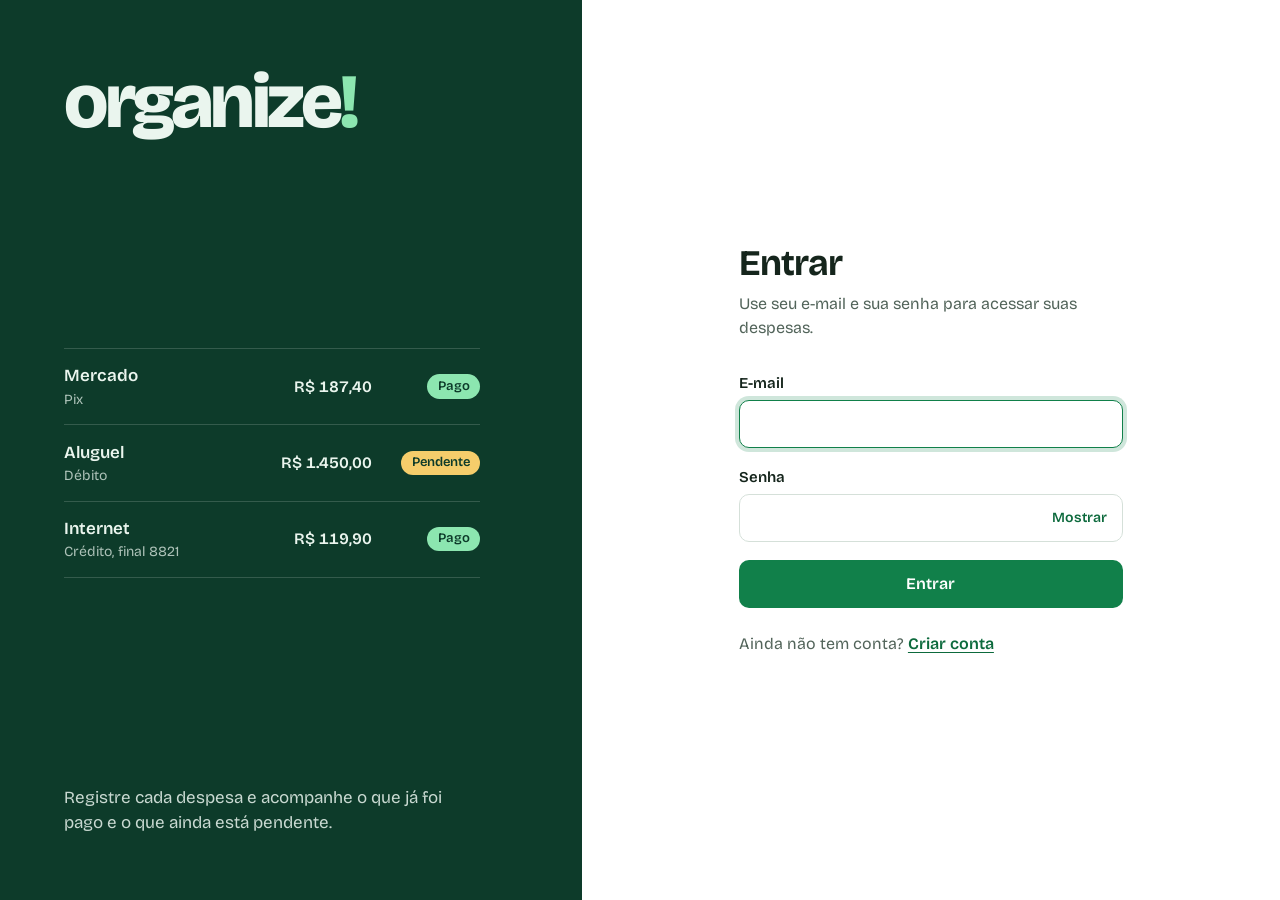
<file: public/index.html>
<!doctype html>
<html lang="pt-BR">
<head>
  <meta charset="utf-8">
  <meta name="viewport" content="width=device-width, initial-scale=1, viewport-fit=cover">
  <meta name="theme-color" content="#ffffff">
  <meta name="mobile-web-app-capable" content="yes">
  <meta name="apple-mobile-web-app-capable" content="yes">
  <meta name="apple-mobile-web-app-title" content="organize!">
  <meta name="apple-mobile-web-app-status-bar-style" content="default">
  <link rel="manifest" href="manifest.json">
  <link rel="icon" href="icons/favicon.svg" type="image/svg+xml">
  <link rel="apple-touch-icon" href="icons/apple-touch-icon.png">
  <title>Lançamentos - organize!</title>
  <link rel="preconnect" href="https://fonts.googleapis.com">
  <link rel="preconnect" href="https://fonts.gstatic.com" crossorigin>
  <link href="https://fonts.googleapis.com/css2?family=Bricolage+Grotesque:opsz,wght@12..96,400..800&display=swap" rel="stylesheet">
  <link rel="stylesheet" href="css/style.css">
</head>
<body class="app">

  <header class="topo">
    <div class="topo-inner">
      <p class="marca">organize<span class="marca-ponto">!</span></p>

      <nav class="menu" aria-label="Principal">
        <a class="menu-item" href="index.html" aria-current="page">
          <svg viewBox="0 0 24 24" aria-hidden="true"><path d="M8 6h13M8 12h13M8 18h13M3 6h.01M3 12h.01M3 18h.01"/></svg>
          <span>Lançamentos</span>
        </a>
        <a class="menu-item" href="painel.html">
          <svg viewBox="0 0 24 24" aria-hidden="true"><path d="M3 3v18h18"/><path d="M8 16v-4M13 16V8M18 16v-6"/></svg>
          <span>Painel</span>
        </a>
        <a class="menu-item" href="tipos.html">
          <svg viewBox="0 0 24 24" aria-hidden="true"><path d="M20.59 13.41l-7.17 7.17a2 2 0 0 1-2.83 0L2 12V2h10l8.59 8.59a2 2 0 0 1 0 2.82z"/><path d="M7 7h.01"/></svg>
          <span>Tipos</span>
        </a>
        <a class="menu-item" href="cartoes.html">
          <svg viewBox="0 0 24 24" aria-hidden="true"><rect x="2" y="5" width="20" height="14" rx="2"/><path d="M2 10h20"/></svg>
          <span>Cartões</span>
        </a>
      </nav>

      <div class="topo-usuario">
        <a class="avatar" id="avatar" href="perfil.html" data-avatar aria-label="Meu perfil">
          <span class="avatar-letra" aria-hidden="true"></span>
          <img class="avatar-img" alt="" hidden>
        </a>
        <span class="topo-nome" id="usuario-nome"></span>
        <button type="button" class="btn btn-secundario btn-sm" id="btn-instalar" hidden>Instalar<span class="instalar-app"> app</span></button>
        <button type="button" class="btn btn-secundario btn-sm" id="btn-sair">Sair</button>
      </div>
    </div>
  </header>

  <main class="conteudo conteudo--lanc">
    <div class="coluna coluna--larga">
      <div class="mes">
        <button type="button" class="mes-seta" id="mes-anterior" aria-label="Mês anterior">
          <svg viewBox="0 0 24 24" aria-hidden="true"><path d="M15 6l-6 6 6 6"/></svg>
        </button>
        <h1 class="mes-titulo" id="mes-titulo" aria-live="polite">&nbsp;</h1>
        <button type="button" class="mes-seta" id="mes-seguinte" aria-label="Próximo mês">
          <svg viewBox="0 0 24 24" aria-hidden="true"><path d="M9 6l6 6-6 6"/></svg>
        </button>
        <button type="button" class="btn btn-primario btn-sm btn-nova-desktop" data-nova-despesa>+ Nova despesa</button>
        <button type="button" class="btn btn-primario btn-sm btn-nova-desktop" data-nova-receita hidden>+ Nova receita</button>
      </div>
      <p class="mes-dica">Despesas pelo vencimento e receitas pela data em que entram.</p>

      <div class="abas" role="tablist" aria-label="Despesas ou receitas">
        <button type="button" class="aba" role="tab" id="aba-despesas" aria-controls="painel-despesas" aria-selected="true">Despesas</button>
        <button type="button" class="aba" role="tab" id="aba-receitas" aria-controls="painel-receitas" aria-selected="false" tabindex="-1">Receitas</button>
      </div>

      <p class="carregando" id="carregando" role="status">Carregando…</p>

      <p id="msg-resumo" class="msg" role="alert" hidden></p>

      <section class="mes-resumo esqueleto" id="mes-resumo-esqueleto" aria-hidden="true">
        <div class="esq-linhas">
          <span class="esq-barra"></span>
          <span class="esq-barra"></span>
          <span class="esq-barra esq-barra--larga"></span>
        </div>
        <span class="esq-barra esq-barra--meia"></span>
        <span class="esq-barra esq-barra--limite"></span>
      </section>

      <section class="mes-resumo" id="mes-resumo" aria-label="Resumo do mês" hidden>
        <dl class="mes-resumo-linhas">
          <div class="mes-resumo-linha">
            <dt>Receitas</dt>
            <dd id="res-receitas">R$ 0,00</dd>
          </div>
          <div class="mes-resumo-linha">
            <dt>Despesas</dt>
            <dd id="res-despesas">R$ 0,00</dd>
          </div>
          <div class="mes-resumo-linha mes-resumo-linha--saldo">
            <dt>Saldo previsto</dt>
            <dd id="res-saldo">R$ 0,00</dd>
          </div>
        </dl>
        <p class="mes-resumo-atual">Saldo atual, só com o que já foi recebido e pago: <strong id="res-saldo-atual">R$ 0,00</strong></p>

        <div class="limite" id="limite" data-nivel="nenhum">
          <div class="limite-topo">
            <p class="limite-titulo">Limite de gastos</p>
            <button type="button" class="btn-texto" id="btn-limite">Definir limite</button>
          </div>
          <p class="limite-valores" id="limite-valores" hidden></p>
          <p class="limite-origem" id="limite-origem" hidden></p>
          <div class="limite-barra" id="limite-barra" hidden><span id="limite-barra-cheia"></span></div>
          <p class="limite-msg" id="limite-msg" role="status">
            <svg class="limite-icone" viewBox="0 0 24 24" aria-hidden="true">
              <g class="ic-nenhum"><circle cx="12" cy="12" r="9"/><path d="M12 8v5M12 16.5v.01"/></g>
              <g class="ic-ok"><circle cx="12" cy="12" r="9"/><path d="M8 12.5l2.7 2.7L16 9.5"/></g>
              <g class="ic-perto"><path d="M12 3.5l9.5 16.5h-19z"/><path d="M12 10v4.5M12 17.5v.01"/></g>
              <g class="ic-estourou"><circle cx="12" cy="12" r="9"/><path d="M9 9l6 6M15 9l-6 6"/></g>
            </svg>
            <span id="limite-texto">Defina um limite mensal para ser avisado quando os gastos chegarem perto dele.</span>
          </p>
        </div>
      </section>

      <div id="painel-despesas" role="tabpanel" aria-labelledby="aba-despesas">
        <dl class="resumo" id="resumo" hidden>
          <div class="resumo-item">
            <dt>Pago</dt>
            <dd id="total-pago" class="resumo-pago">R$ 0,00</dd>
          </div>
          <div class="resumo-item">
            <dt>Pendente</dt>
            <dd id="total-pendente" class="resumo-pendente">R$ 0,00</dd>
          </div>
        </dl>

        <p id="msg" class="msg" role="alert" hidden></p>

        <div id="lista-dias"></div>

        <section class="vazio" id="vazio" hidden>
          <h2 class="vazio-titulo" id="vazio-titulo">Nenhuma despesa neste mês</h2>
          <p class="vazio-texto">Toque em "Nova despesa" para registrar o primeiro gasto.</p>
        </section>
      </div>

      <div id="painel-receitas" role="tabpanel" aria-labelledby="aba-receitas" hidden>
        <dl class="resumo" id="resumo-receitas" hidden>
          <div class="resumo-item">
            <dt>Recebido</dt>
            <dd id="total-recebido" class="resumo-pago">R$ 0,00</dd>
          </div>
          <div class="resumo-item">
            <dt>A receber</dt>
            <dd id="total-a-receber" class="resumo-pendente">R$ 0,00</dd>
          </div>
        </dl>

        <p id="msg-receitas" class="msg" role="alert" hidden></p>

        <div id="lista-receitas"></div>

        <section class="vazio" id="vazio-receitas" hidden>
          <h2 class="vazio-titulo" id="vazio-receitas-titulo">Nenhuma receita neste mês</h2>
          <p class="vazio-texto">Toque em "Nova receita" para registrar o salário ou outro dinheiro que entra.</p>
        </section>
      </div>
    </div>
  </main>

  <button type="button" class="fab" data-nova-despesa>
    <svg viewBox="0 0 24 24" aria-hidden="true"><path d="M12 5v14M5 12h14"/></svg>
    Nova despesa
  </button>
  <button type="button" class="fab" data-nova-receita hidden>
    <svg viewBox="0 0 24 24" aria-hidden="true"><path d="M12 5v14M5 12h14"/></svg>
    Nova receita
  </button>

  <dialog class="dialogo dialogo--form" id="dlg-despesa" aria-labelledby="dlg-despesa-titulo">
    <form id="form-despesa" novalidate>
      <h2 class="dialogo-titulo" id="dlg-despesa-titulo">Nova despesa</h2>

      <div class="dialogo-corpo">

      <div class="campo">
        <label for="d-descricao">Descrição</label>
        <input class="entrada" id="d-descricao" type="text" maxlength="100" autocomplete="off" required>
      </div>

      <div class="campo">
        <label for="d-valor" id="rotulo-valor">Valor (R$)</label>
        <input class="entrada" id="d-valor" type="text" inputmode="decimal" autocomplete="off" placeholder="0,00" required>
      </div>

      <div class="campo">
        <label for="d-tipo">Tipo de despesa</label>
        <select class="entrada" id="d-tipo" required></select>
      </div>

      <div class="campo-dupla" id="campos-datas">
        <div class="campo" id="grupo-compra">
          <label for="d-data">Data da compra</label>
          <input class="entrada" id="d-data" type="date" min="2000-01-01" max="2100-12-31" required>
        </div>
        <div class="campo">
          <label for="d-venc">Vencimento</label>
          <input class="entrada" id="d-venc" type="date" min="2000-01-01" max="2100-12-31" required>
        </div>
      </div>

      <fieldset class="grupo">
        <legend>Forma de pagamento</legend>
        <div class="segmentos">
          <label class="segmento"><input type="radio" name="forma" value="credito"><span>Crédito</span></label>
          <label class="segmento"><input type="radio" name="forma" value="debito"><span>Débito</span></label>
          <label class="segmento"><input type="radio" name="forma" value="pix" checked><span>Pix</span></label>
        </div>
      </fieldset>

      <div class="campo" id="grupo-cartao" hidden>
        <label for="d-cartao">Cartão</label>
        <select class="entrada" id="d-cartao"></select>
        <p class="dica" id="sem-cartao" hidden>Você ainda não tem cartão cadastrado. <a class="link" href="cartoes.html">Cadastrar cartão</a></p>
      </div>

      <fieldset class="grupo" id="grupo-repeticao">
        <legend>Repetição</legend>
        <div class="segmentos">
          <label class="segmento"><input type="radio" name="rep" value="unica" checked><span>Única</span></label>
          <label class="segmento" id="opcao-parcelada" hidden><input type="radio" name="rep" value="parcelada"><span>Parcelada</span></label>
          <label class="segmento"><input type="radio" name="rep" value="mensal"><span>Todo mês</span></label>
        </div>

        <div class="campo campo-rep" id="grupo-parcelas" hidden>
          <label for="d-parcelas">Número de parcelas</label>
          <select class="entrada" id="d-parcelas"></select>
        </div>

        <div class="campo campo-rep" id="grupo-meses" hidden>
          <label for="d-meses">Repetir por quantos meses</label>
          <input class="entrada" id="d-meses" type="text" inputmode="numeric" maxlength="2" autocomplete="off" value="12">
        </div>

        <p class="previa" id="previa" hidden></p>
      </fieldset>

      <p class="nota-serie" id="nota-serie" hidden></p>

      <fieldset class="grupo">
        <legend>Status</legend>
        <div class="segmentos">
          <label class="segmento"><input type="radio" name="status" value="pendente" checked><span>Pendente</span></label>
          <label class="segmento"><input type="radio" name="status" value="pago"><span>Pago</span></label>
        </div>
        <p class="dica" id="dica-status" hidden>O status vale para o primeiro lançamento; os demais ficam pendentes.</p>
      </fieldset>

      </div>

      <p id="msg-despesa" class="msg" role="alert" hidden></p>

      <div class="dialogo-acoes">
        <button type="button" class="btn btn-secundario" data-fechar>Cancelar</button>
        <button type="submit" class="btn btn-primario" id="btn-salvar-despesa">Salvar</button>
      </div>
      <button type="button" class="btn-texto btn-texto-perigo dialogo-excluir" id="btn-excluir-despesa" hidden>Excluir despesa</button>
    </form>
  </dialog>

  <dialog class="dialogo dialogo--form" id="dlg-receita" aria-labelledby="dlg-receita-titulo">
    <form id="form-receita" novalidate>
      <h2 class="dialogo-titulo" id="dlg-receita-titulo">Nova receita</h2>

      <div class="dialogo-corpo">
        <div class="campo">
          <label for="r-descricao">Descrição</label>
          <input class="entrada" id="r-descricao" type="text" maxlength="100" autocomplete="off" required>
        </div>

        <div class="campo">
          <label for="r-valor" id="rotulo-valor-receita">Valor (R$)</label>
          <input class="entrada" id="r-valor" type="text" inputmode="decimal" autocomplete="off" placeholder="0,00" required>
        </div>

        <div class="campo">
          <label for="r-tipo">Tipo de receita</label>
          <select class="entrada" id="r-tipo" required></select>
        </div>

        <div class="campo">
          <label for="r-data">Data de recebimento</label>
          <input class="entrada" id="r-data" type="date" min="2000-01-01" max="2100-12-31" required>
        </div>

        <fieldset class="grupo" id="grupo-repeticao-receita">
          <legend>Repetição</legend>
          <div class="segmentos">
            <label class="segmento"><input type="radio" name="rrep" value="unica" checked><span>Única</span></label>
            <label class="segmento"><input type="radio" name="rrep" value="mensal"><span>Todo mês</span></label>
          </div>

          <div class="campo campo-rep" id="grupo-meses-receita" hidden>
            <label for="r-meses">Repetir por quantos meses</label>
            <input class="entrada" id="r-meses" type="text" inputmode="numeric" maxlength="2" autocomplete="off" value="12">
          </div>

          <p class="previa" id="previa-receita" hidden></p>
        </fieldset>

        <p class="nota-serie" id="nota-serie-receita" hidden></p>

        <fieldset class="grupo">
          <legend>Status</legend>
          <div class="segmentos">
            <label class="segmento"><input type="radio" name="rstatus" value="a_receber" checked><span>A receber</span></label>
            <label class="segmento"><input type="radio" name="rstatus" value="recebida"><span>Recebida</span></label>
          </div>
          <p class="dica" id="dica-status-receita" hidden>O status vale para o primeiro lançamento; os demais ficam a receber.</p>
        </fieldset>
      </div>

      <p id="msg-receita" class="msg" role="alert" hidden></p>

      <div class="dialogo-acoes">
        <button type="button" class="btn btn-secundario" data-fechar>Cancelar</button>
        <button type="submit" class="btn btn-primario" id="btn-salvar-receita">Salvar</button>
      </div>
      <button type="button" class="btn-texto btn-texto-perigo dialogo-excluir" id="btn-excluir-receita" hidden>Excluir receita</button>
    </form>
  </dialog>

  <dialog class="dialogo" id="dlg-limite" aria-labelledby="dlg-limite-titulo">
    <form id="form-limite" novalidate>
      <h2 class="dialogo-titulo" id="dlg-limite-titulo">Limite de gastos</h2>
      <p class="dialogo-texto">Defina quanto você pode gastar por mês. O app avisa quando as despesas do mês chegarem perto do limite ou passarem dele.</p>

      <fieldset class="grupo">
        <legend>Definir o limite em</legend>
        <div class="segmentos">
          <label class="segmento"><input type="radio" name="lmodo" value="percentual" checked><span>% da renda</span></label>
          <label class="segmento"><input type="radio" name="lmodo" value="valor"><span>Valor (R$)</span></label>
        </div>
      </fieldset>

      <div class="campo" id="l-campo-percentual">
        <label for="l-percentual">Porcentagem da renda do mês (%)</label>
        <input class="entrada" id="l-percentual" type="text" inputmode="numeric" autocomplete="off" maxlength="3" placeholder="80">
      </div>
      <div class="campo" id="l-campo-valor" hidden>
        <label for="l-valor">Limite mensal (R$)</label>
        <input class="entrada" id="l-valor" type="text" inputmode="decimal" autocomplete="off" placeholder="0,00">
      </div>
      <p class="limite-previa" id="l-previa" aria-live="polite"></p>

      <div class="limite-dica">
        <p class="limite-dica-texto"><strong>Dica:</strong> pela regra 50/30/20, gaste até <strong>80%</strong> da renda (50% em necessidades e 30% em desejos) e guarde os outros 20%.</p>
        <div class="limite-sugestoes" role="group" aria-label="Porcentagens de referência">
          <button type="button" class="sugestao" data-pct="70">70%</button>
          <button type="button" class="sugestao" data-pct="80">80%</button>
          <button type="button" class="sugestao" data-pct="90">90%</button>
        </div>
        <p class="limite-dica-nota">70% guarda mais (30%); 90% serve para um orçamento apertado. É uma referência, não uma regra: o melhor limite depende da sua realidade.</p>
      </div>

      <p id="msg-limite" class="msg" role="alert" hidden></p>
      <div class="dialogo-acoes">
        <button type="button" class="btn btn-secundario" data-fechar>Cancelar</button>
        <button type="submit" class="btn btn-primario" id="btn-salvar-limite">Salvar</button>
      </div>
      <button type="button" class="btn-texto btn-texto-perigo dialogo-excluir" id="btn-remover-limite" hidden>Remover limite</button>
    </form>
  </dialog>

  <script src="js/config.js"></script>
  <script src="js/api.js"></script>
  <script src="js/backend.js"></script>
  <script src="js/app.js"></script>
  <script src="js/pwa.js"></script>
  <script src="js/index.js"></script>
  <script src="js/receitas.js"></script>
  <script src="js/resumo.js"></script>
</body>
</html>
</file>
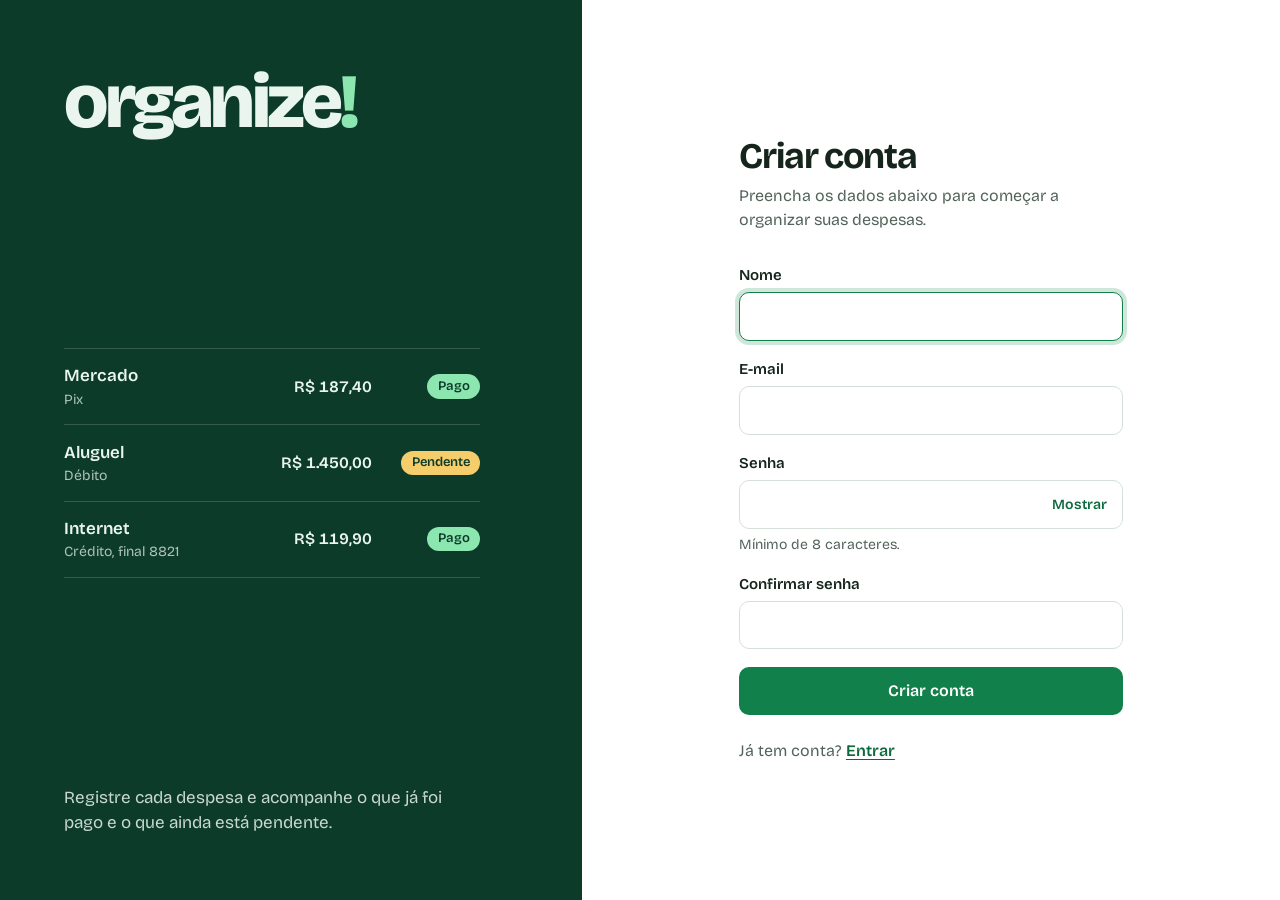
<file: public/cadastro.html>
<!doctype html>
<html lang="pt-BR">
<head>
  <meta charset="utf-8">
  <meta name="viewport" content="width=device-width, initial-scale=1, viewport-fit=cover">
  <meta name="theme-color" content="#0d3b2a">
  <meta name="mobile-web-app-capable" content="yes">
  <meta name="apple-mobile-web-app-capable" content="yes">
  <meta name="apple-mobile-web-app-title" content="organize!">
  <meta name="apple-mobile-web-app-status-bar-style" content="default">
  <link rel="manifest" href="manifest.json">
  <link rel="icon" href="icons/favicon.svg" type="image/svg+xml">
  <link rel="apple-touch-icon" href="icons/apple-touch-icon.png">
  <title>Criar conta - organize!</title>
  <link rel="preconnect" href="https://fonts.googleapis.com">
  <link rel="preconnect" href="https://fonts.gstatic.com" crossorigin>
  <link href="https://fonts.googleapis.com/css2?family=Bricolage+Grotesque:opsz,wght@12..96,400..800&display=swap" rel="stylesheet">
  <link rel="stylesheet" href="css/style.css">
</head>
<body class="auth" data-publica>

  <aside class="auth-painel">
    <p class="marca">organize<span class="marca-ponto">!</span></p>

    <ul class="lanc-lista" aria-hidden="true">
      <li class="lanc-item">
        <span class="lanc-desc">Mercado<small>Pix</small></span>
        <span class="lanc-valor">R$ 187,40</span>
        <span class="chip chip-pago">Pago</span>
      </li>
      <li class="lanc-item">
        <span class="lanc-desc">Aluguel<small>Débito</small></span>
        <span class="lanc-valor">R$ 1.450,00</span>
        <span class="chip chip-pendente">Pendente</span>
      </li>
      <li class="lanc-item">
        <span class="lanc-desc">Internet<small>Crédito, final 8821</small></span>
        <span class="lanc-valor">R$ 119,90</span>
        <span class="chip chip-pago">Pago</span>
      </li>
    </ul>

    <p class="auth-texto">Registre cada despesa e acompanhe o que já foi pago e o que ainda está pendente.</p>
  </aside>

  <main class="auth-conteudo">
    <div class="auth-form-area">
      <h1 class="auth-titulo">Criar conta</h1>
      <p class="auth-sub">Preencha os dados abaixo para começar a organizar suas despesas.</p>

      <form id="form-cadastro" novalidate>
        <div class="campo">
          <label for="nome">Nome</label>
          <input class="entrada" id="nome" type="text" autocomplete="name" maxlength="80" required autofocus>
        </div>

        <div class="campo">
          <label for="email">E-mail</label>
          <input class="entrada" id="email" type="email" inputmode="email" autocomplete="email"
                 autocapitalize="none" spellcheck="false" maxlength="254" required>
        </div>

        <div class="campo">
          <label for="senha">Senha</label>
          <div class="entrada-senha">
            <input class="entrada" id="senha" type="password" autocomplete="new-password"
                   maxlength="72" required aria-describedby="dica-senha">
            <button type="button" class="btn-mostrar" data-mostrar-senha="senha confirmar"
                    aria-controls="senha confirmar" aria-pressed="false">Mostrar</button>
          </div>
          <p class="dica" id="dica-senha">Mínimo de 8 caracteres.</p>
        </div>

        <div class="campo">
          <label for="confirmar">Confirmar senha</label>
          <input class="entrada" id="confirmar" type="password" autocomplete="new-password" maxlength="72" required>
        </div>

        <p id="msg" class="msg" role="alert" hidden></p>

        <button type="submit" class="btn btn-primario" id="btn-cadastrar">Criar conta</button>
      </form>

      <p class="auth-rodape">Já tem conta? <a class="link" href="login.html">Entrar</a></p>
    </div>
  </main>

  <script src="js/config.js"></script>
  <script src="js/api.js"></script>
  <script src="js/backend.js"></script>
  <script src="js/pwa.js"></script>
  <script src="js/cadastro.js"></script>
</body>
</html>
</file>
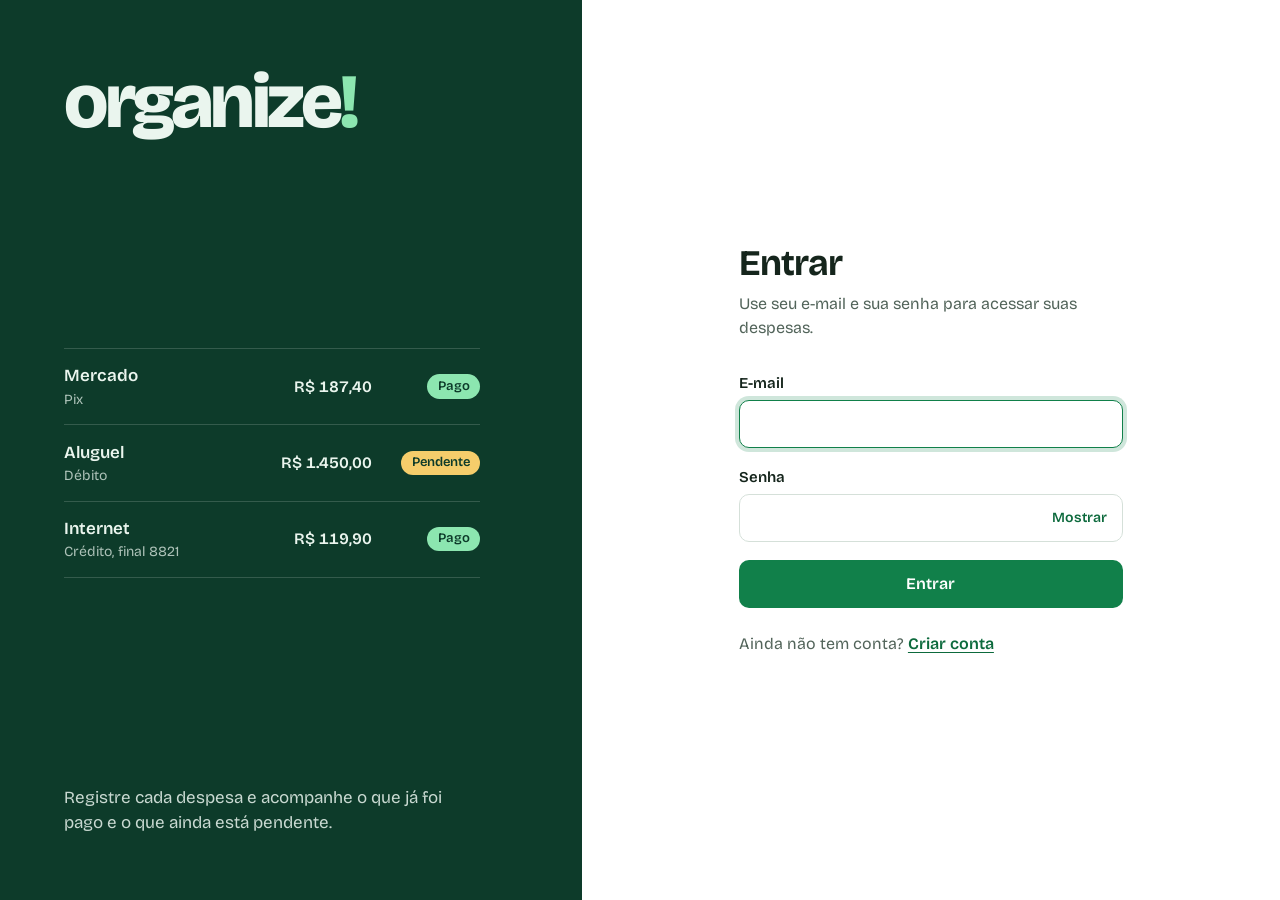
<file: public/cartoes.html>
<!doctype html>
<html lang="pt-BR">
<head>
  <meta charset="utf-8">
  <meta name="viewport" content="width=device-width, initial-scale=1, viewport-fit=cover">
  <meta name="theme-color" content="#ffffff">
  <meta name="mobile-web-app-capable" content="yes">
  <meta name="apple-mobile-web-app-capable" content="yes">
  <meta name="apple-mobile-web-app-title" content="organize!">
  <meta name="apple-mobile-web-app-status-bar-style" content="default">
  <link rel="manifest" href="manifest.json">
  <link rel="icon" href="icons/favicon.svg" type="image/svg+xml">
  <link rel="apple-touch-icon" href="icons/apple-touch-icon.png">
  <title>Cartões - organize!</title>
  <link rel="preconnect" href="https://fonts.googleapis.com">
  <link rel="preconnect" href="https://fonts.gstatic.com" crossorigin>
  <link href="https://fonts.googleapis.com/css2?family=Bricolage+Grotesque:opsz,wght@12..96,400..800&display=swap" rel="stylesheet">
  <link rel="stylesheet" href="css/style.css">
</head>
<body class="app">

  <header class="topo">
    <div class="topo-inner">
      <p class="marca">organize<span class="marca-ponto">!</span></p>

      <nav class="menu" aria-label="Principal">
        <a class="menu-item" href="index.html">
          <svg viewBox="0 0 24 24" aria-hidden="true"><path d="M8 6h13M8 12h13M8 18h13M3 6h.01M3 12h.01M3 18h.01"/></svg>
          <span>Lançamentos</span>
        </a>
        <a class="menu-item" href="painel.html">
          <svg viewBox="0 0 24 24" aria-hidden="true"><path d="M3 3v18h18"/><path d="M8 16v-4M13 16V8M18 16v-6"/></svg>
          <span>Painel</span>
        </a>
        <a class="menu-item" href="tipos.html">
          <svg viewBox="0 0 24 24" aria-hidden="true"><path d="M20.59 13.41l-7.17 7.17a2 2 0 0 1-2.83 0L2 12V2h10l8.59 8.59a2 2 0 0 1 0 2.82z"/><path d="M7 7h.01"/></svg>
          <span>Tipos</span>
        </a>
        <a class="menu-item" href="cartoes.html" aria-current="page">
          <svg viewBox="0 0 24 24" aria-hidden="true"><rect x="2" y="5" width="20" height="14" rx="2"/><path d="M2 10h20"/></svg>
          <span>Cartões</span>
        </a>
      </nav>

      <div class="topo-usuario">
        <a class="avatar" id="avatar" href="perfil.html" data-avatar aria-label="Meu perfil">
          <span class="avatar-letra" aria-hidden="true"></span>
          <img class="avatar-img" alt="" hidden>
        </a>
        <span class="topo-nome" id="usuario-nome"></span>
        <button type="button" class="btn btn-secundario btn-sm" id="btn-instalar" hidden>Instalar<span class="instalar-app"> app</span></button>
        <button type="button" class="btn btn-secundario btn-sm" id="btn-sair">Sair</button>
      </div>
    </div>
  </header>

  <main class="conteudo">
    <div class="coluna">
      <h1 class="conteudo-titulo">Cartões de crédito</h1>
      <p class="conteudo-texto">Guardamos só o nome e os 4 últimos dígitos do cartão. Nunca digite o número completo.</p>

      <form class="form-add form-add--cartao" id="form-cartao" novalidate>
        <div class="campo">
          <label for="nome">Nome do cartão</label>
          <input class="entrada" id="nome" type="text" maxlength="40" autocomplete="off" required>
        </div>
        <div class="campo">
          <label for="digitos">Final do cartão</label>
          <input class="entrada" id="digitos" type="text" inputmode="numeric" pattern="[0-9]*"
                 maxlength="4" autocomplete="off" placeholder="0000" required>
        </div>
        <button type="submit" class="btn btn-primario" id="btn-adicionar">Adicionar</button>
      </form>

      <p id="msg" class="msg" role="alert" hidden></p>

      <ul class="lista" id="lista" hidden></ul>

      <section class="vazio" id="vazio" hidden>
        <h2 class="vazio-titulo">Nenhum cartão cadastrado</h2>
        <p class="vazio-texto">Cadastre os cartões de crédito que você usa. Depois, escolha o cartão ao lançar uma despesa no crédito.</p>
      </section>
    </div>
  </main>

  <dialog class="dialogo" id="dlg-editar" aria-labelledby="dlg-editar-titulo">
    <form id="form-editar" novalidate>
      <h2 class="dialogo-titulo" id="dlg-editar-titulo">Editar cartão</h2>
      <div class="campo">
        <label for="editar-nome">Nome do cartão</label>
        <input class="entrada" id="editar-nome" type="text" maxlength="40" autocomplete="off" required>
      </div>
      <div class="campo">
        <label for="editar-digitos">Final do cartão</label>
        <input class="entrada" id="editar-digitos" type="text" inputmode="numeric" pattern="[0-9]*"
               maxlength="4" autocomplete="off" required>
      </div>
      <p id="msg-editar" class="msg" role="alert" hidden></p>
      <div class="dialogo-acoes">
        <button type="button" class="btn btn-secundario" data-fechar>Cancelar</button>
        <button type="submit" class="btn btn-primario">Salvar</button>
      </div>
    </form>
  </dialog>

  <script src="js/config.js"></script>
  <script src="js/api.js"></script>
  <script src="js/backend.js"></script>
  <script src="js/app.js"></script>
  <script src="js/pwa.js"></script>
  <script src="js/cartoes.js"></script>
</body>
</html>
</file>
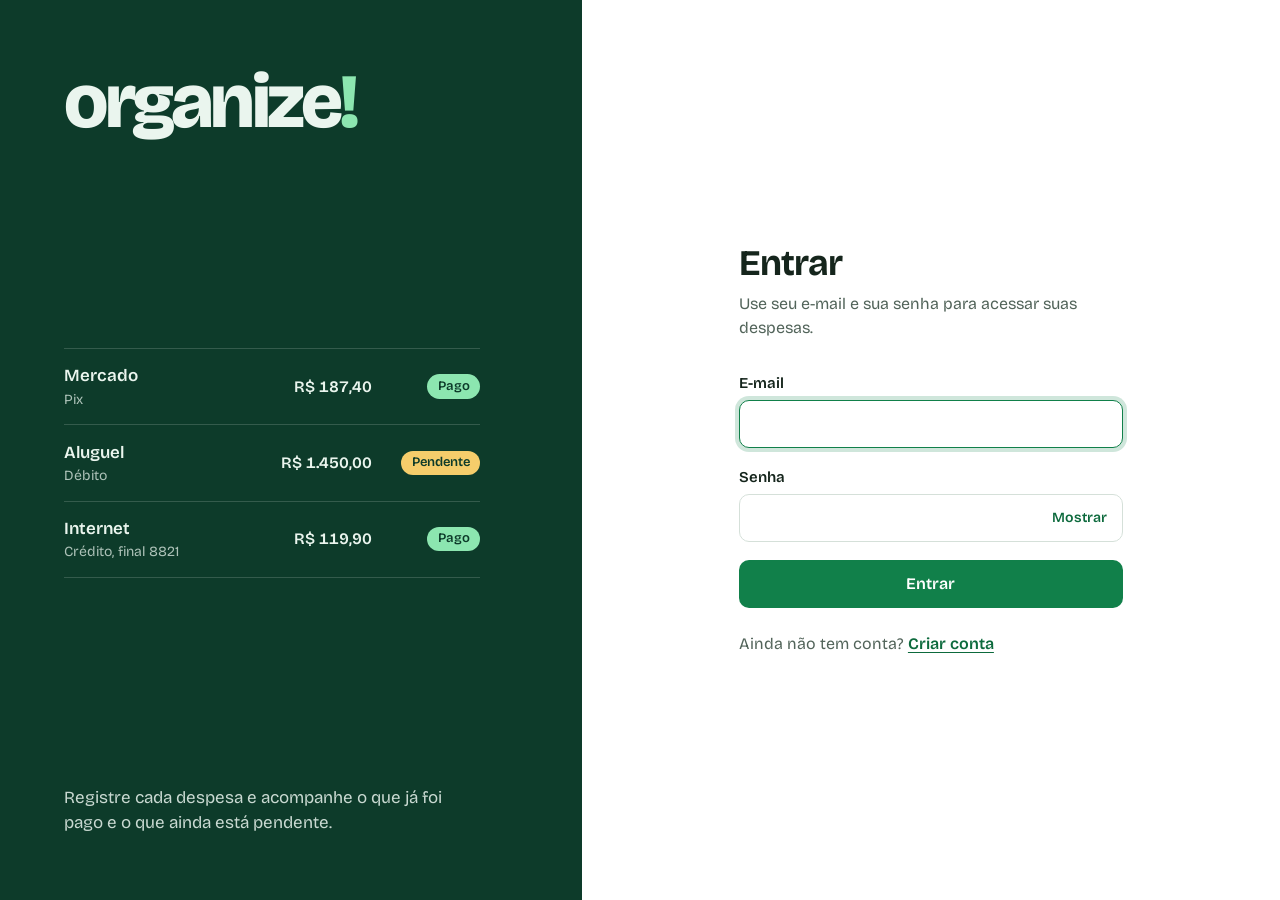
<file: public/login.html>
<!doctype html>
<html lang="pt-BR">
<head>
  <meta charset="utf-8">
  <meta name="viewport" content="width=device-width, initial-scale=1, viewport-fit=cover">
  <meta name="theme-color" content="#0d3b2a">
  <meta name="mobile-web-app-capable" content="yes">
  <meta name="apple-mobile-web-app-capable" content="yes">
  <meta name="apple-mobile-web-app-title" content="organize!">
  <meta name="apple-mobile-web-app-status-bar-style" content="default">
  <link rel="manifest" href="manifest.json">
  <link rel="icon" href="icons/favicon.svg" type="image/svg+xml">
  <link rel="apple-touch-icon" href="icons/apple-touch-icon.png">
  <title>Entrar - organize!</title>
  <link rel="preconnect" href="https://fonts.googleapis.com">
  <link rel="preconnect" href="https://fonts.gstatic.com" crossorigin>
  <link href="https://fonts.googleapis.com/css2?family=Bricolage+Grotesque:opsz,wght@12..96,400..800&display=swap" rel="stylesheet">
  <link rel="stylesheet" href="css/style.css">
</head>
<body class="auth" data-publica>

  <aside class="auth-painel">
    <p class="marca">organize<span class="marca-ponto">!</span></p>

    <ul class="lanc-lista" aria-hidden="true">
      <li class="lanc-item">
        <span class="lanc-desc">Mercado<small>Pix</small></span>
        <span class="lanc-valor">R$ 187,40</span>
        <span class="chip chip-pago">Pago</span>
      </li>
      <li class="lanc-item">
        <span class="lanc-desc">Aluguel<small>Débito</small></span>
        <span class="lanc-valor">R$ 1.450,00</span>
        <span class="chip chip-pendente">Pendente</span>
      </li>
      <li class="lanc-item">
        <span class="lanc-desc">Internet<small>Crédito, final 8821</small></span>
        <span class="lanc-valor">R$ 119,90</span>
        <span class="chip chip-pago">Pago</span>
      </li>
    </ul>

    <p class="auth-texto">Registre cada despesa e acompanhe o que já foi pago e o que ainda está pendente.</p>
  </aside>

  <main class="auth-conteudo">
    <div class="auth-form-area">
      <h1 class="auth-titulo">Entrar</h1>
      <p class="auth-sub">Use seu e-mail e sua senha para acessar suas despesas.</p>

      <form id="form-login" novalidate>
        <div class="campo">
          <label for="email">E-mail</label>
          <input class="entrada" id="email" type="email" inputmode="email" autocomplete="username"
                 autocapitalize="none" spellcheck="false" maxlength="254" required autofocus>
        </div>

        <div class="campo">
          <label for="senha">Senha</label>
          <div class="entrada-senha">
            <input class="entrada" id="senha" type="password" autocomplete="current-password" maxlength="72" required>
            <button type="button" class="btn-mostrar" data-mostrar-senha="senha"
                    aria-controls="senha" aria-pressed="false">Mostrar</button>
          </div>
        </div>

        <p id="msg" class="msg" role="alert" hidden></p>

        <button type="submit" class="btn btn-primario" id="btn-entrar">Entrar</button>
      </form>

      <p class="auth-rodape">Ainda não tem conta? <a class="link" href="cadastro.html">Criar conta</a></p>
    </div>
  </main>

  <script src="js/config.js"></script>
  <script src="js/api.js"></script>
  <script src="js/backend.js"></script>
  <script src="js/pwa.js"></script>
  <script src="js/login.js"></script>
</body>
</html>
</file>
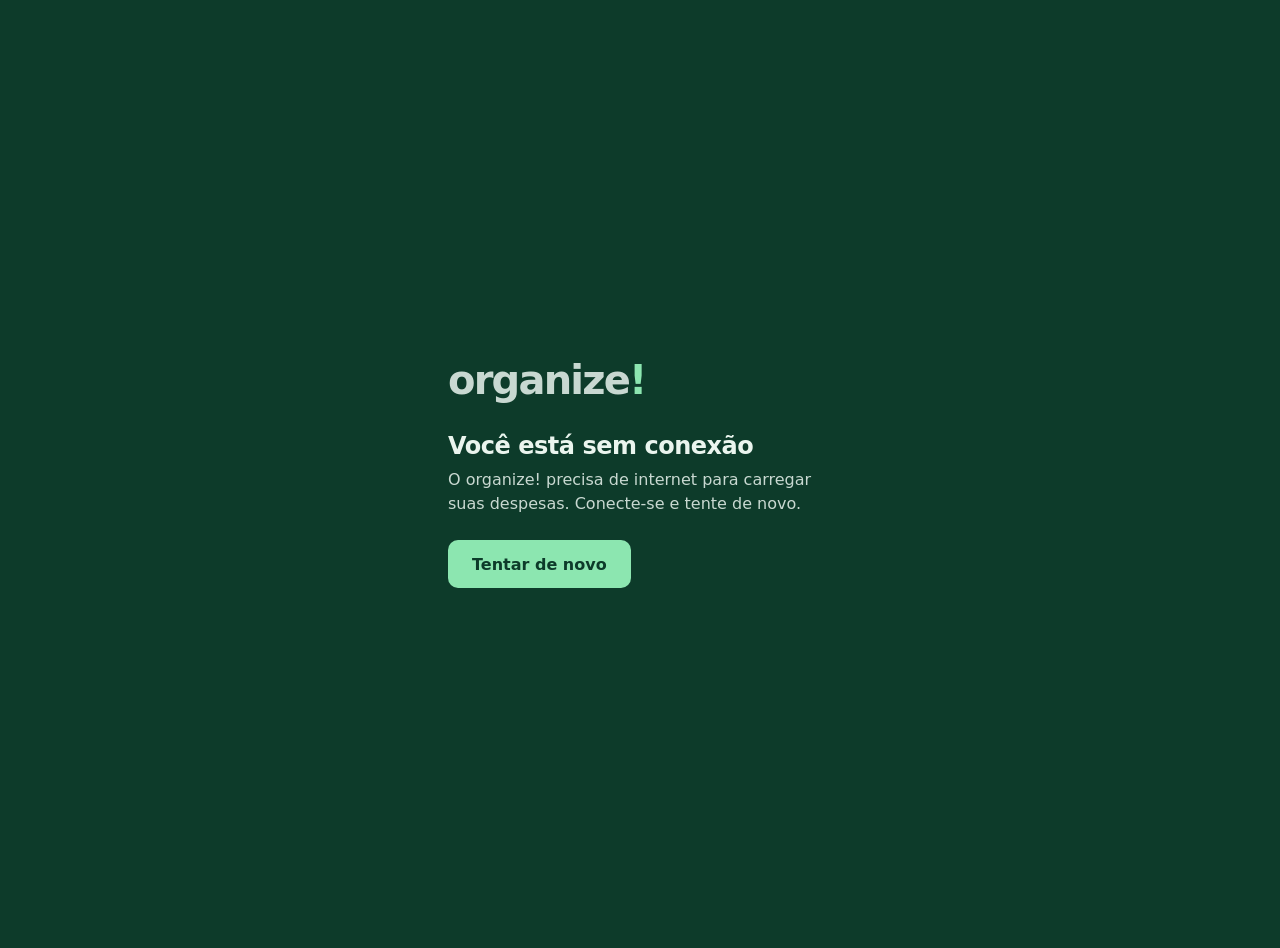
<file: public/offline.html>
<!doctype html>
<html lang="pt-BR">
<head>
  <meta charset="utf-8">
  <meta name="viewport" content="width=device-width, initial-scale=1, viewport-fit=cover">
  <meta name="theme-color" content="#0d3b2a">
  <title>Sem conexão - organize!</title>
  <style>
    body {
      margin: 0;
      min-height: 100vh;
      display: flex;
      flex-direction: column;
      justify-content: center;
      padding: 1.5rem;
      font-family: system-ui, -apple-system, "Segoe UI", Roboto, sans-serif;
      color: #eaf5ee;
      background: #0d3b2a;
    }
    main { max-width: 24rem; margin: 0 auto; }
    .marca { margin: 0 0 2rem; font-size: 2.5rem; font-weight: 800; letter-spacing: -0.045em; line-height: 1; }
    .marca span { color: #8ce6b0; }
    h1 { margin: 0 0 0.5rem; font-size: 1.5rem; letter-spacing: -0.02em; }
    p { margin: 0 0 1.5rem; line-height: 1.5; color: rgba(234, 245, 238, 0.85); }
    button {
      min-height: 3rem;
      padding: 0.7rem 1.5rem;
      font: inherit;
      font-weight: 600;
      color: #0d3b2a;
      background: #8ce6b0;
      border: 0;
      border-radius: 10px;
    }
  </style>
</head>
<body>
  <main>
    <p class="marca">organize<span>!</span></p>
    <h1>Você está sem conexão</h1>
    <p>O organize! precisa de internet para carregar suas despesas. Conecte-se e tente de novo.</p>
    <button type="button" onclick="location.reload()">Tentar de novo</button>
  </main>
</body>
</html>
</file>
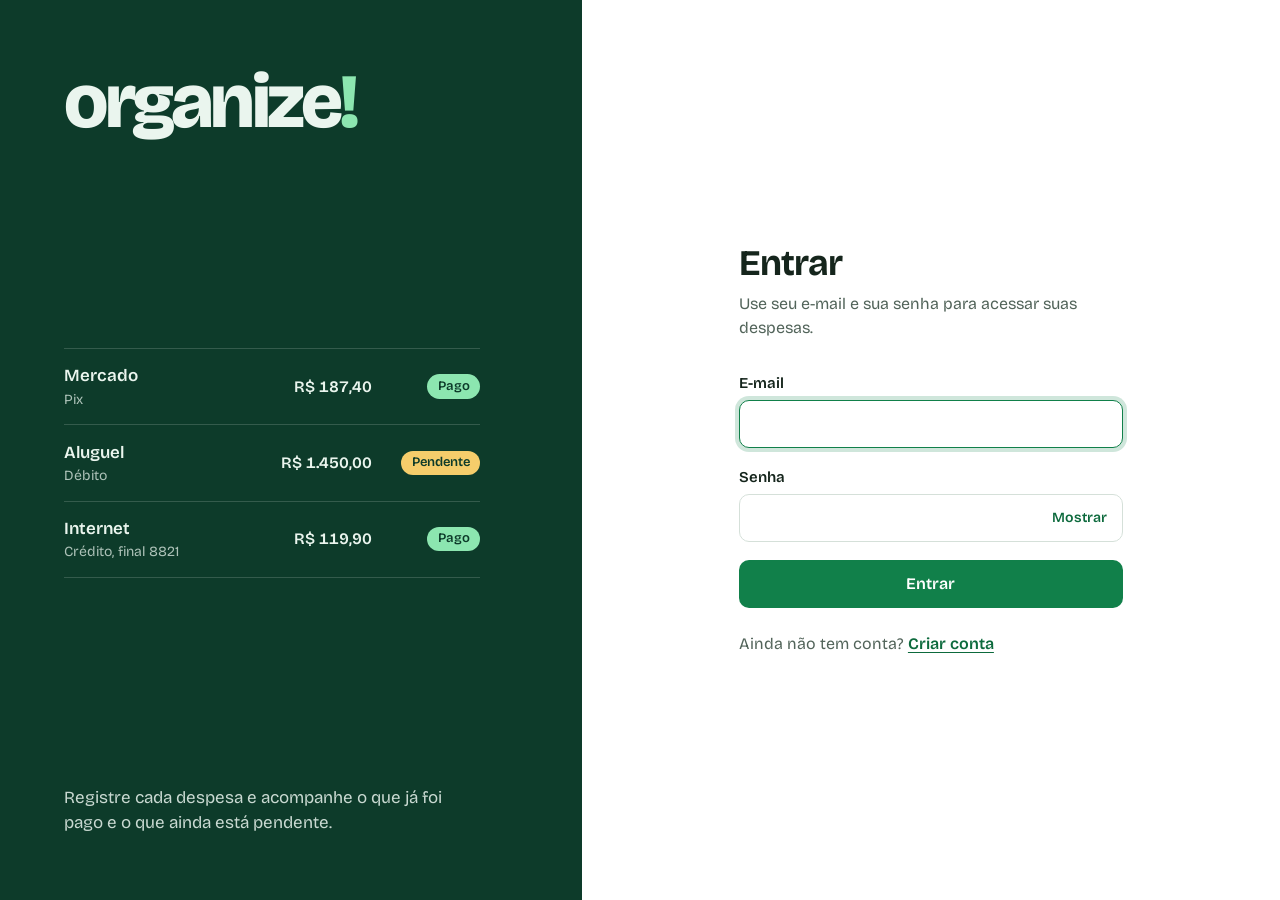
<file: public/painel.html>
<!doctype html>
<html lang="pt-BR">
<head>
  <meta charset="utf-8">
  <meta name="viewport" content="width=device-width, initial-scale=1, viewport-fit=cover">
  <meta name="theme-color" content="#ffffff">
  <meta name="mobile-web-app-capable" content="yes">
  <meta name="apple-mobile-web-app-capable" content="yes">
  <meta name="apple-mobile-web-app-title" content="organize!">
  <meta name="apple-mobile-web-app-status-bar-style" content="default">
  <link rel="manifest" href="manifest.json">
  <link rel="icon" href="icons/favicon.svg" type="image/svg+xml">
  <link rel="apple-touch-icon" href="icons/apple-touch-icon.png">
  <title>Painel - organize!</title>
  <link rel="preconnect" href="https://fonts.googleapis.com">
  <link rel="preconnect" href="https://fonts.gstatic.com" crossorigin>
  <link href="https://fonts.googleapis.com/css2?family=Bricolage+Grotesque:opsz,wght@12..96,400..800&display=swap" rel="stylesheet">
  <link rel="stylesheet" href="css/style.css">
</head>
<body class="app">

  <header class="topo">
    <div class="topo-inner">
      <p class="marca">organize<span class="marca-ponto">!</span></p>

      <nav class="menu" aria-label="Principal">
        <a class="menu-item" href="index.html">
          <svg viewBox="0 0 24 24" aria-hidden="true"><path d="M8 6h13M8 12h13M8 18h13M3 6h.01M3 12h.01M3 18h.01"/></svg>
          <span>Lançamentos</span>
        </a>
        <a class="menu-item" href="painel.html" aria-current="page">
          <svg viewBox="0 0 24 24" aria-hidden="true"><path d="M3 3v18h18"/><path d="M8 16v-4M13 16V8M18 16v-6"/></svg>
          <span>Painel</span>
        </a>
        <a class="menu-item" href="tipos.html">
          <svg viewBox="0 0 24 24" aria-hidden="true"><path d="M20.59 13.41l-7.17 7.17a2 2 0 0 1-2.83 0L2 12V2h10l8.59 8.59a2 2 0 0 1 0 2.82z"/><path d="M7 7h.01"/></svg>
          <span>Tipos</span>
        </a>
        <a class="menu-item" href="cartoes.html">
          <svg viewBox="0 0 24 24" aria-hidden="true"><rect x="2" y="5" width="20" height="14" rx="2"/><path d="M2 10h20"/></svg>
          <span>Cartões</span>
        </a>
      </nav>

      <div class="topo-usuario">
        <a class="avatar" id="avatar" href="perfil.html" data-avatar aria-label="Meu perfil">
          <span class="avatar-letra" aria-hidden="true"></span>
          <img class="avatar-img" alt="" hidden>
        </a>
        <span class="topo-nome" id="usuario-nome"></span>
        <button type="button" class="btn btn-secundario btn-sm" id="btn-instalar" hidden>Instalar<span class="instalar-app"> app</span></button>
        <button type="button" class="btn btn-secundario btn-sm" id="btn-sair">Sair</button>
      </div>
    </div>
  </header>

  <main class="conteudo conteudo--lanc">
    <div class="coluna coluna--larga">
      <div class="mes">
        <button type="button" class="mes-seta" id="mes-anterior" aria-label="Mês anterior">
          <svg viewBox="0 0 24 24" aria-hidden="true"><path d="M15 6l-6 6 6 6"/></svg>
        </button>
        <h1 class="mes-titulo" id="mes-titulo" aria-live="polite">&nbsp;</h1>
        <button type="button" class="mes-seta" id="mes-seguinte" aria-label="Próximo mês">
          <svg viewBox="0 0 24 24" aria-hidden="true"><path d="M9 6l6 6-6 6"/></svg>
        </button>
      </div>
      <p class="mes-dica">Despesas pelo vencimento e receitas pela data em que entram.</p>

      <p id="msg" class="msg" role="alert" hidden></p>

      <section class="mes-resumo esqueleto" id="mes-resumo-esqueleto" aria-hidden="true">
        <div class="esq-linhas">
          <span class="esq-barra"></span>
          <span class="esq-barra"></span>
          <span class="esq-barra esq-barra--larga"></span>
        </div>
        <span class="esq-barra esq-barra--meia"></span>
        <span class="esq-barra esq-barra--limite"></span>
      </section>

      <section class="mes-resumo" id="mes-resumo" aria-label="Resumo do mês" hidden>
        <dl class="mes-resumo-linhas">
          <div class="mes-resumo-linha">
            <dt>Receitas</dt>
            <dd id="res-receitas">R$ 0,00</dd>
          </div>
          <div class="mes-resumo-linha">
            <dt>Despesas</dt>
            <dd id="res-despesas">R$ 0,00</dd>
          </div>
          <div class="mes-resumo-linha mes-resumo-linha--saldo">
            <dt>Saldo previsto</dt>
            <dd id="res-saldo">R$ 0,00</dd>
          </div>
        </dl>
        <p class="mes-resumo-atual">Saldo atual, só com o que já foi recebido e pago: <strong id="res-saldo-atual">R$ 0,00</strong></p>

        <div class="limite" id="limite" data-nivel="nenhum">
          <div class="limite-topo">
            <p class="limite-titulo">Limite de gastos</p>
            <a class="btn-texto" id="btn-limite" href="index.html">Definir limite</a>
          </div>
          <p class="limite-valores" id="limite-valores" hidden></p>
          <p class="limite-origem" id="limite-origem" hidden></p>
          <div class="limite-barra" id="limite-barra" hidden><span id="limite-barra-cheia"></span></div>
          <p class="limite-msg" id="limite-msg" role="status">
            <svg class="limite-icone" viewBox="0 0 24 24" aria-hidden="true">
              <g class="ic-nenhum"><circle cx="12" cy="12" r="9"/><path d="M12 8v5M12 16.5v.01"/></g>
              <g class="ic-ok"><circle cx="12" cy="12" r="9"/><path d="M8 12.5l2.7 2.7L16 9.5"/></g>
              <g class="ic-perto"><path d="M12 3.5l9.5 16.5h-19z"/><path d="M12 10v4.5M12 17.5v.01"/></g>
              <g class="ic-estourou"><circle cx="12" cy="12" r="9"/><path d="M9 9l6 6M15 9l-6 6"/></g>
            </svg>
            <span id="limite-texto">Defina um limite mensal para ser avisado quando os gastos chegarem perto dele.</span>
          </p>
        </div>
      </section>

      <section class="grafico-card" aria-labelledby="t-meses">
        <h2 class="grafico-titulo" id="t-meses">Receitas e despesas por mês</h2>
        <p class="grafico-sub" id="sub-meses">Últimos 6 meses</p>
        <ul class="legenda" aria-label="Legenda">
          <li><span class="legenda-marca legenda-marca--receita" aria-hidden="true"></span>Receitas</li>
          <li><span class="legenda-marca legenda-marca--despesa" aria-hidden="true"></span>Despesas</li>
        </ul>
        <div class="grafico" id="grafico-meses">
          <div class="grafico-dica" id="grafico-dica" role="status" hidden></div>
        </div>
        <details class="tabela-grafico">
          <summary>Ver em tabela</summary>
          <div class="tabela-rolagem">
            <table>
              <caption class="so-leitor">Receitas, despesas e saldo por mês</caption>
              <thead><tr><th scope="col">Mês</th><th scope="col">Receitas</th><th scope="col">Despesas</th><th scope="col">Saldo</th></tr></thead>
              <tbody id="tabela-meses"></tbody>
            </table>
          </div>
        </details>
      </section>

      <section class="grafico-card" aria-labelledby="t-desp-tipo">
        <h2 class="grafico-titulo" id="t-desp-tipo">Despesas por tipo</h2>
        <p class="grafico-sub" id="sub-desp-tipo"></p>
        <div id="tipos-despesas"></div>
      </section>

      <section class="grafico-card" aria-labelledby="t-rec-tipo">
        <h2 class="grafico-titulo" id="t-rec-tipo">Receitas por tipo</h2>
        <p class="grafico-sub" id="sub-rec-tipo"></p>
        <div id="tipos-receitas"></div>
      </section>
    </div>
  </main>

  <script src="js/config.js"></script>
  <script src="js/api.js"></script>
  <script src="js/backend.js"></script>
  <script src="js/app.js"></script>
  <script src="js/pwa.js"></script>
  <script src="js/painel.js"></script>
</body>
</html>
</file>
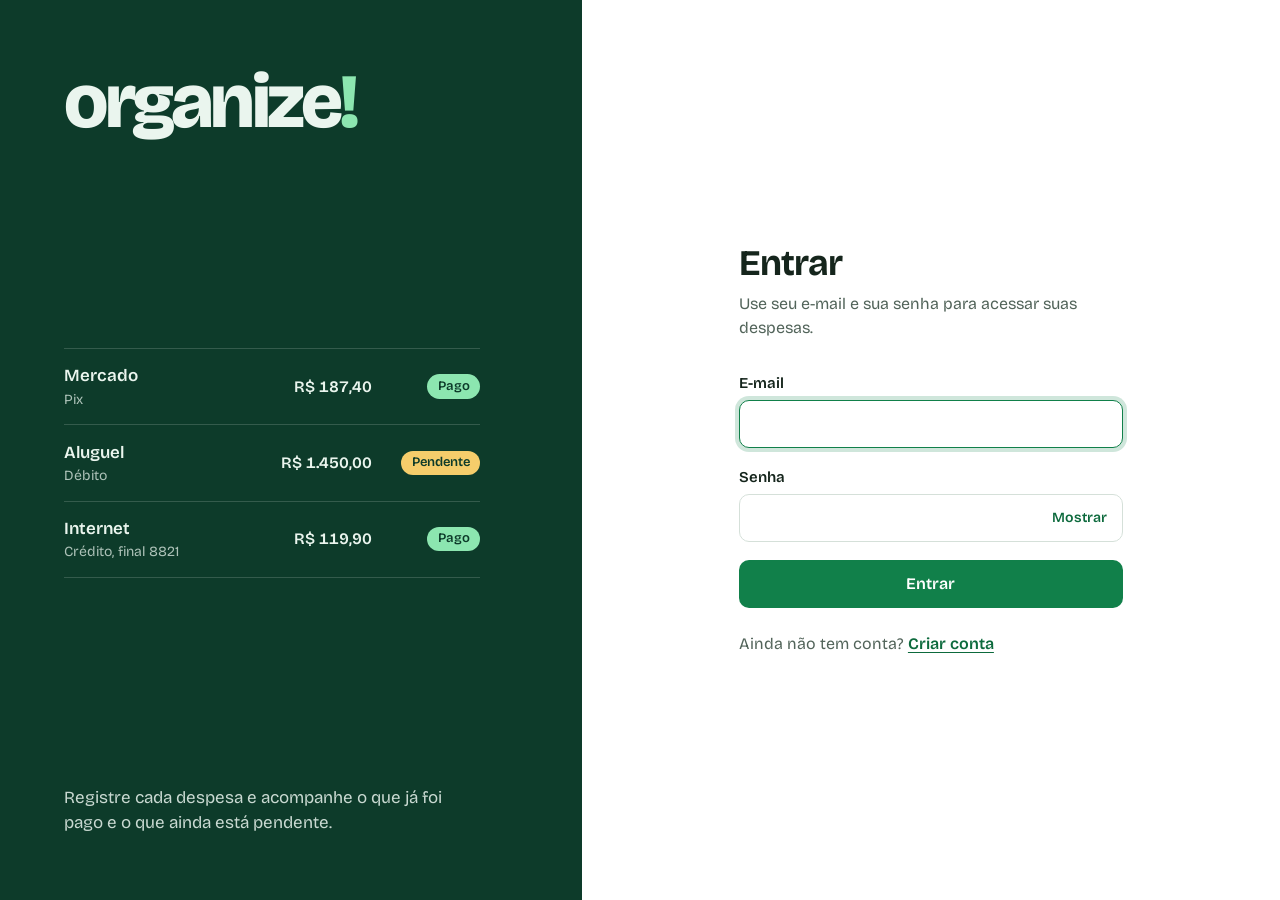
<file: public/perfil.html>
<!doctype html>
<html lang="pt-BR">
<head>
  <meta charset="utf-8">
  <meta name="viewport" content="width=device-width, initial-scale=1, viewport-fit=cover">
  <meta name="theme-color" content="#ffffff">
  <meta name="mobile-web-app-capable" content="yes">
  <meta name="apple-mobile-web-app-capable" content="yes">
  <meta name="apple-mobile-web-app-title" content="organize!">
  <meta name="apple-mobile-web-app-status-bar-style" content="default">
  <link rel="manifest" href="manifest.json">
  <link rel="icon" href="icons/favicon.svg" type="image/svg+xml">
  <link rel="apple-touch-icon" href="icons/apple-touch-icon.png">
  <title>Meu perfil - organize!</title>
  <link rel="preconnect" href="https://fonts.googleapis.com">
  <link rel="preconnect" href="https://fonts.gstatic.com" crossorigin>
  <link href="https://fonts.googleapis.com/css2?family=Bricolage+Grotesque:opsz,wght@12..96,400..800&display=swap" rel="stylesheet">
  <link rel="stylesheet" href="css/style.css">
</head>
<body class="app">

  <header class="topo">
    <div class="topo-inner">
      <p class="marca">organize<span class="marca-ponto">!</span></p>

      <nav class="menu" aria-label="Principal">
        <a class="menu-item" href="index.html">
          <svg viewBox="0 0 24 24" aria-hidden="true"><path d="M8 6h13M8 12h13M8 18h13M3 6h.01M3 12h.01M3 18h.01"/></svg>
          <span>Lançamentos</span>
        </a>
        <a class="menu-item" href="painel.html">
          <svg viewBox="0 0 24 24" aria-hidden="true"><path d="M3 3v18h18"/><path d="M8 16v-4M13 16V8M18 16v-6"/></svg>
          <span>Painel</span>
        </a>
        <a class="menu-item" href="tipos.html">
          <svg viewBox="0 0 24 24" aria-hidden="true"><path d="M20.59 13.41l-7.17 7.17a2 2 0 0 1-2.83 0L2 12V2h10l8.59 8.59a2 2 0 0 1 0 2.82z"/><path d="M7 7h.01"/></svg>
          <span>Tipos</span>
        </a>
        <a class="menu-item" href="cartoes.html">
          <svg viewBox="0 0 24 24" aria-hidden="true"><rect x="2" y="5" width="20" height="14" rx="2"/><path d="M2 10h20"/></svg>
          <span>Cartões</span>
        </a>
      </nav>

      <div class="topo-usuario">
        <a class="avatar" id="avatar" href="perfil.html" data-avatar aria-label="Meu perfil" aria-current="page">
          <span class="avatar-letra" aria-hidden="true"></span>
          <img class="avatar-img" alt="" hidden>
        </a>
        <span class="topo-nome" id="usuario-nome"></span>
        <button type="button" class="btn btn-secundario btn-sm" id="btn-instalar" hidden>Instalar<span class="instalar-app"> app</span></button>
        <button type="button" class="btn btn-secundario btn-sm" id="btn-sair">Sair</button>
      </div>
    </div>
  </header>

  <main class="conteudo conteudo--perfil">
    <div class="coluna">
      <h1 class="conteudo-titulo">Meu perfil</h1>
      <p class="conteudo-texto">Seus dados ficam só na sua conta. A foto aparece em um círculo no topo de todas as telas.</p>

      <section class="perfil-cartao" aria-labelledby="t-foto">
        <h2 class="perfil-titulo" id="t-foto">Foto</h2>
        <div class="perfil-foto">
          <div class="avatar avatar--grande" data-avatar role="img" aria-label="Sua foto de perfil">
            <span class="avatar-letra" aria-hidden="true"></span>
            <img class="avatar-img" alt="" hidden>
          </div>
          <div class="perfil-foto-acoes">
            <input type="file" id="arquivo-foto" accept="image/*" hidden>
            <button type="button" class="btn btn-secundario" id="btn-foto">Escolher foto</button>
            <button type="button" class="btn-texto btn-texto-perigo" id="btn-remover-foto" hidden>Remover foto</button>
          </div>
        </div>
        <p id="msg-foto" class="msg" role="alert" hidden></p>
      </section>

      <form class="perfil-cartao" id="form-perfil" novalidate>
        <h2 class="perfil-titulo">Seus dados</h2>
        <div class="campo">
          <label for="p-nome">Nome</label>
          <input class="entrada" id="p-nome" type="text" maxlength="80" autocomplete="name" required>
        </div>
        <p class="perfil-email">E-mail da conta: <strong id="p-email">…</strong></p>

        <h2 class="perfil-titulo perfil-titulo--sub">Endereço <span class="perfil-opcional">(opcional)</span></h2>
        <div class="campo-dupla">
          <div class="campo">
            <label for="p-cep">CEP</label>
            <input class="entrada" id="p-cep" type="text" inputmode="numeric" maxlength="9" autocomplete="postal-code" placeholder="00000-000">
          </div>
          <div class="campo">
            <label for="p-uf">Estado</label>
            <select class="entrada" id="p-uf" autocomplete="address-level1">
              <option value="">Escolha</option>
              <option value="AC">AC</option>
              <option value="AL">AL</option>
              <option value="AP">AP</option>
              <option value="AM">AM</option>
              <option value="BA">BA</option>
              <option value="CE">CE</option>
              <option value="DF">DF</option>
              <option value="ES">ES</option>
              <option value="GO">GO</option>
              <option value="MA">MA</option>
              <option value="MT">MT</option>
              <option value="MS">MS</option>
              <option value="MG">MG</option>
              <option value="PA">PA</option>
              <option value="PB">PB</option>
              <option value="PR">PR</option>
              <option value="PE">PE</option>
              <option value="PI">PI</option>
              <option value="RJ">RJ</option>
              <option value="RN">RN</option>
              <option value="RS">RS</option>
              <option value="RO">RO</option>
              <option value="RR">RR</option>
              <option value="SC">SC</option>
              <option value="SP">SP</option>
              <option value="SE">SE</option>
              <option value="TO">TO</option>
            </select>
          </div>
        </div>
        <div class="campo">
          <label for="p-rua">Rua</label>
          <input class="entrada" id="p-rua" type="text" maxlength="120" autocomplete="address-line1">
        </div>
        <div class="campo-dupla">
          <div class="campo">
            <label for="p-numero">Número</label>
            <input class="entrada" id="p-numero" type="text" maxlength="20" autocomplete="off">
          </div>
          <div class="campo">
            <label for="p-complemento">Complemento</label>
            <input class="entrada" id="p-complemento" type="text" maxlength="60" autocomplete="address-line2">
          </div>
        </div>
        <div class="campo-dupla">
          <div class="campo">
            <label for="p-bairro">Bairro</label>
            <input class="entrada" id="p-bairro" type="text" maxlength="60" autocomplete="off">
          </div>
          <div class="campo">
            <label for="p-cidade">Cidade</label>
            <input class="entrada" id="p-cidade" type="text" maxlength="80" autocomplete="address-level2">
          </div>
        </div>

        <p id="msg-perfil" class="msg" role="alert" hidden></p>
        <button type="submit" class="btn btn-primario" id="btn-salvar-perfil">Salvar</button>
      </form>

      <section class="perfil-cartao perfil-cartao--perigo" aria-labelledby="t-limpar">
        <h2 class="perfil-titulo" id="t-limpar">Limpar registros</h2>
        <p class="perfil-texto">Apaga todas as despesas, todas as receitas e o limite mensal. Seus tipos, cartões, perfil e login continuam. Não dá para desfazer.</p>
        <p id="msg-limpar" class="msg" role="alert" hidden></p>
        <button type="button" class="btn btn-perigo" id="btn-limpar">Limpar todos os registros</button>
      </section>
    </div>
  </main>

  <dialog class="dialogo" id="dlg-limpar" aria-labelledby="dlg-limpar-titulo">
    <form id="form-limpar" novalidate>
      <h2 class="dialogo-titulo" id="dlg-limpar-titulo">Apagar todos os registros?</h2>
      <p class="dialogo-texto" id="limpar-texto"></p>
      <div class="campo">
        <label for="limpar-confirmacao">Para confirmar, digite <strong>LIMPAR</strong></label>
        <input class="entrada" id="limpar-confirmacao" type="text" autocomplete="off" autocapitalize="characters" spellcheck="false">
      </div>
      <p id="msg-dlg-limpar" class="msg" role="alert" hidden></p>
      <div class="dialogo-acoes">
        <button type="button" class="btn btn-secundario" data-fechar>Cancelar</button>
        <button type="submit" class="btn btn-perigo" id="btn-confirmar-limpar" disabled>Apagar tudo</button>
      </div>
    </form>
  </dialog>

  <script src="js/config.js"></script>
  <script src="js/api.js"></script>
  <script src="js/backend.js"></script>
  <script src="js/app.js"></script>
  <script src="js/pwa.js"></script>
  <script src="js/perfil.js"></script>
</body>
</html>
</file>
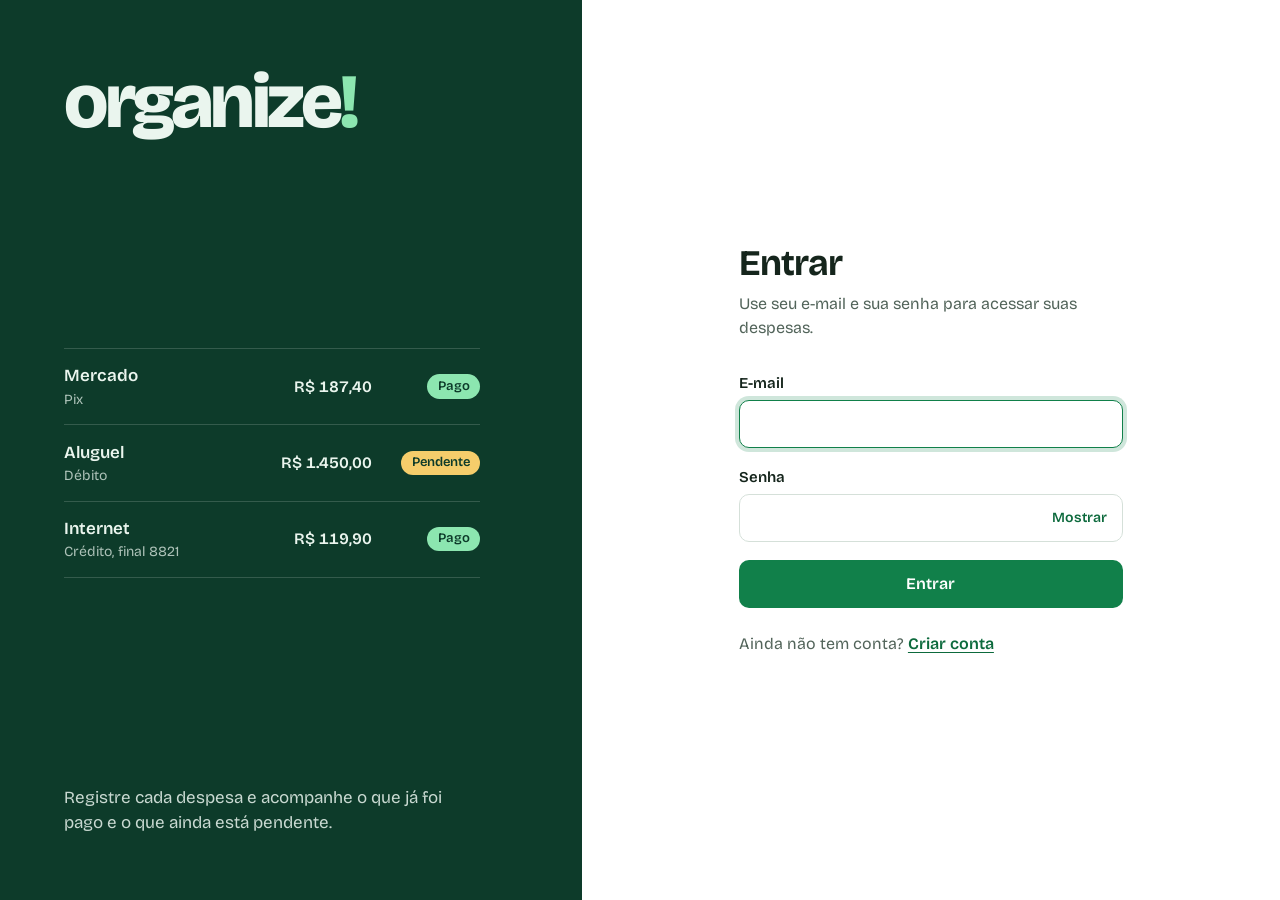
<file: public/tipos.html>
<!doctype html>
<html lang="pt-BR">
<head>
  <meta charset="utf-8">
  <meta name="viewport" content="width=device-width, initial-scale=1, viewport-fit=cover">
  <meta name="theme-color" content="#ffffff">
  <meta name="mobile-web-app-capable" content="yes">
  <meta name="apple-mobile-web-app-capable" content="yes">
  <meta name="apple-mobile-web-app-title" content="organize!">
  <meta name="apple-mobile-web-app-status-bar-style" content="default">
  <link rel="manifest" href="manifest.json">
  <link rel="icon" href="icons/favicon.svg" type="image/svg+xml">
  <link rel="apple-touch-icon" href="icons/apple-touch-icon.png">
  <title>Tipos de despesa - organize!</title>
  <link rel="preconnect" href="https://fonts.googleapis.com">
  <link rel="preconnect" href="https://fonts.gstatic.com" crossorigin>
  <link href="https://fonts.googleapis.com/css2?family=Bricolage+Grotesque:opsz,wght@12..96,400..800&display=swap" rel="stylesheet">
  <link rel="stylesheet" href="css/style.css">
</head>
<body class="app">

  <header class="topo">
    <div class="topo-inner">
      <p class="marca">organize<span class="marca-ponto">!</span></p>

      <nav class="menu" aria-label="Principal">
        <a class="menu-item" href="index.html">
          <svg viewBox="0 0 24 24" aria-hidden="true"><path d="M8 6h13M8 12h13M8 18h13M3 6h.01M3 12h.01M3 18h.01"/></svg>
          <span>Lançamentos</span>
        </a>
        <a class="menu-item" href="painel.html">
          <svg viewBox="0 0 24 24" aria-hidden="true"><path d="M3 3v18h18"/><path d="M8 16v-4M13 16V8M18 16v-6"/></svg>
          <span>Painel</span>
        </a>
        <a class="menu-item" href="tipos.html" aria-current="page">
          <svg viewBox="0 0 24 24" aria-hidden="true"><path d="M20.59 13.41l-7.17 7.17a2 2 0 0 1-2.83 0L2 12V2h10l8.59 8.59a2 2 0 0 1 0 2.82z"/><path d="M7 7h.01"/></svg>
          <span>Tipos</span>
        </a>
        <a class="menu-item" href="cartoes.html">
          <svg viewBox="0 0 24 24" aria-hidden="true"><rect x="2" y="5" width="20" height="14" rx="2"/><path d="M2 10h20"/></svg>
          <span>Cartões</span>
        </a>
      </nav>

      <div class="topo-usuario">
        <a class="avatar" id="avatar" href="perfil.html" data-avatar aria-label="Meu perfil">
          <span class="avatar-letra" aria-hidden="true"></span>
          <img class="avatar-img" alt="" hidden>
        </a>
        <span class="topo-nome" id="usuario-nome"></span>
        <button type="button" class="btn btn-secundario btn-sm" id="btn-instalar" hidden>Instalar<span class="instalar-app"> app</span></button>
        <button type="button" class="btn btn-secundario btn-sm" id="btn-sair">Sair</button>
      </div>
    </div>
  </header>

  <main class="conteudo">
    <div class="coluna">
      <h1 class="conteudo-titulo" id="titulo">Tipos de despesa</h1>

      <div class="abas" role="tablist" aria-label="Tipos de despesa ou de receita">
        <button type="button" class="aba" role="tab" id="aba-tipos-despesa" aria-selected="true">Despesas</button>
        <button type="button" class="aba" role="tab" id="aba-tipos-receita" aria-selected="false" tabindex="-1">Receitas</button>
      </div>

      <p class="conteudo-texto" id="texto-intro">Agrupe seus gastos por tipo, como Mercado ou Transporte. Para contas que só têm vencimento, como aluguel, água e luz, marque “Conta com vencimento”.</p>

      <form class="form-add form-add--tipo" id="form-tipo" novalidate>
        <div class="campo">
          <label for="nome" id="rotulo-novo">Novo tipo de despesa</label>
          <input class="entrada" id="nome" type="text" maxlength="60" autocomplete="off" required>
        </div>
        <label class="opcao" id="opcao-nova">
          <input type="checkbox" id="so-vencimento">
          <span>
            <span class="opcao-titulo">Conta com vencimento</span>
            <span class="opcao-dica">Para aluguel, água, luz… O lançamento terá só o vencimento, sem data da compra.</span>
          </span>
        </label>
        <button type="submit" class="btn btn-primario" id="btn-adicionar">Adicionar</button>
      </form>

      <p id="msg" class="msg" role="alert" hidden></p>

      <ul class="lista" id="lista" hidden></ul>

      <section class="vazio" id="vazio" hidden>
        <h2 class="vazio-titulo" id="vazio-titulo">Nenhum tipo cadastrado</h2>
        <p class="vazio-texto" id="vazio-texto">Crie o seu primeiro tipo acima ou comece com os sugeridos: Alimentação, Moradia, Transporte, Saúde, Lazer, Educação, Outros e as contas Aluguel, Água, Luz, Internet e Condomínio.</p>
        <button type="button" class="btn btn-primario" id="btn-sugeridos">Adicionar tipos sugeridos</button>
      </section>
    </div>
  </main>

  <dialog class="dialogo" id="dlg-editar" aria-labelledby="dlg-editar-titulo">
    <form id="form-editar" novalidate>
      <h2 class="dialogo-titulo" id="dlg-editar-titulo">Editar tipo</h2>
      <div class="campo">
        <label for="editar-nome">Nome</label>
        <input class="entrada" id="editar-nome" type="text" maxlength="60" autocomplete="off" required>
      </div>
      <label class="opcao" id="opcao-editar">
        <input type="checkbox" id="editar-so-vencimento">
        <span>
          <span class="opcao-titulo">Conta com vencimento</span>
          <span class="opcao-dica">Para aluguel, água, luz… O lançamento terá só o vencimento, sem data da compra.</span>
        </span>
      </label>
      <p id="msg-editar" class="msg" role="alert" hidden></p>
      <div class="dialogo-acoes">
        <button type="button" class="btn btn-secundario" data-fechar>Cancelar</button>
        <button type="submit" class="btn btn-primario">Salvar</button>
      </div>
    </form>
  </dialog>

  <script src="js/config.js"></script>
  <script src="js/api.js"></script>
  <script src="js/backend.js"></script>
  <script src="js/app.js"></script>
  <script src="js/pwa.js"></script>
  <script src="js/tipos.js"></script>
</body>
</html>
</file>
<file: public/css/style.css>
/* organize! — estilos compartilhados (pensado primeiro para o celular) */

:root {
  --folha: #0d3b2a;          /* verde profundo: painel das telas de entrada */
  --verde: #11804a;          /* ação principal */
  --verde-escuro: #0d6a3d;   /* hover, links */
  --menta: #8ce6b0;          /* destaque sobre o verde profundo */
  --ambar: #f5cd6b;          /* status pendente */
  --papel: #f3f7f4;          /* fundo das telas internas */
  --superficie: #ffffff;
  --tinta: #15251c;
  --tinta-suave: #52645a;
  --linha: #d5e0d9;
  --erro: #b3261e;
  --erro-fundo: #fdecea;
  --erro-escuro: #8f1d17;
  --ok: #0d6a3d;
  --ok-fundo: #ddf3e6;
  --raio: 10px;
  --fonte: "Bricolage Grotesque", system-ui, -apple-system, "Segoe UI", Roboto, sans-serif;
}

*, *::before, *::after { box-sizing: border-box; }

[hidden] { display: none !important; }

html { -webkit-text-size-adjust: 100%; }

body {
  margin: 0;
  font-family: var(--fonte);
  font-size: 1rem;
  line-height: 1.5;
  color: var(--tinta);
  background: var(--superficie);
  -webkit-font-smoothing: antialiased;
  -webkit-tap-highlight-color: transparent;
}

button, a { touch-action: manipulation; }

/* ---------- Marca ---------- */

.marca {
  margin: 0;
  font-weight: 800;
  letter-spacing: -0.045em;
  line-height: 1;
}

.marca-ponto { color: var(--verde); }

/* ---------- Botões ---------- */

.btn {
  font: inherit;
  font-weight: 600;
  min-height: 3rem;
  padding: 0.7rem 1.25rem;
  border: 1.5px solid transparent;
  border-radius: var(--raio);
  cursor: pointer;
  transition: background-color 0.15s, border-color 0.15s;
}

.btn:focus-visible,
.btn-texto:focus-visible {
  outline: 3px solid rgba(17, 128, 74, 0.45);
  outline-offset: 2px;
}

.btn[disabled] { opacity: 0.65; cursor: progress; }

.btn-primario {
  width: 100%;
  background: var(--verde);
  color: #fff;
}

.btn-primario:hover:not([disabled]) { background: var(--verde-escuro); }

.btn-secundario {
  background: transparent;
  color: var(--tinta);
  border-color: var(--linha);
}

.btn-secundario:hover:not([disabled]) { background: #e9f1ec; }

.btn-perigo {
  background: var(--erro);
  color: #fff;
}

.btn-perigo:hover:not([disabled]) { background: var(--erro-escuro); }

/* mínimo de 44 px de altura: dá para tocar sem errar o alvo */
.btn-sm { min-height: 2.75rem; padding: 0.35rem 1rem; }

/* Botão só de texto (Editar, Excluir) */
.btn-texto {
  min-height: 2.75rem;
  padding: 0 0.75rem;
  font: inherit;
  font-weight: 600;
  color: var(--verde-escuro);
  background: transparent;
  border: 0;
  border-radius: var(--raio);
  cursor: pointer;
}

.btn-texto:hover { background: #e9f1ec; }

.btn-texto-perigo { color: var(--erro); }

.btn-texto-perigo:hover { background: var(--erro-fundo); }

/* ---------- Formulários ---------- */

.campo { margin-bottom: 1.1rem; }

.campo label {
  display: block;
  margin-bottom: 0.35rem;
  font-size: 0.9375rem;
  font-weight: 600;
}

/* 16 px nos campos: abaixo disso o iPhone dá zoom ao tocar */
.entrada {
  width: 100%;
  min-height: 3rem;
  padding: 0.7rem 0.85rem;
  font: inherit;
  font-size: 1rem;
  color: var(--tinta);
  background: var(--superficie);
  border: 1.5px solid var(--linha);
  border-radius: var(--raio);
  transition: border-color 0.15s, box-shadow 0.15s;
}

.entrada:hover { border-color: #b7c9be; }

.entrada:focus-visible {
  outline: 2px solid transparent; /* aparece no modo de alto contraste */
  border-color: var(--verde);
  box-shadow: 0 0 0 4px rgba(17, 128, 74, 0.2);
}

.entrada-senha { position: relative; }

.entrada-senha .entrada { padding-right: 5.25rem; }

.btn-mostrar {
  position: absolute;
  top: 50%;
  right: 0.3rem;
  transform: translateY(-50%);
  min-height: 2.75rem;
  padding: 0 0.7rem;
  font: inherit;
  font-size: 0.875rem;
  font-weight: 600;
  color: var(--verde-escuro);
  background: transparent;
  border: 0;
  border-radius: 6px;
  cursor: pointer;
}

.btn-mostrar:hover { background: #e9f1ec; }

.btn-mostrar:focus-visible {
  outline: 3px solid rgba(17, 128, 74, 0.45);
  outline-offset: 1px;
}

.dica {
  margin: 0.35rem 0 0;
  font-size: 0.875rem;
  color: var(--tinta-suave);
}

.msg {
  margin: 0 0 1rem;
  padding: 0.7rem 0.9rem;
  font-size: 0.9375rem;
  border-radius: var(--raio);
}

.msg-erro { color: var(--erro); background: var(--erro-fundo); }
.msg-ok   { color: var(--ok);   background: var(--ok-fundo); }

.link {
  color: var(--verde-escuro);
  font-weight: 600;
  text-underline-offset: 3px;
}

.link:focus-visible {
  outline: 3px solid rgba(17, 128, 74, 0.45);
  outline-offset: 2px;
  border-radius: 3px;
}

/* ---------- Telas de entrada (login e cadastro) ---------- */

.auth {
  display: grid;
  grid-template-columns: minmax(0, 5fr) minmax(0, 6fr);
  min-height: 100vh;
  min-height: 100dvh;
}

.auth-painel {
  display: flex;
  flex-direction: column;
  justify-content: space-between;
  gap: 2.5rem;
  padding: clamp(1.75rem, 5vw, 4rem);
  color: #eaf5ee;
  background: var(--folha);
}

.auth-painel .marca { font-size: clamp(2.75rem, 6vw, 5rem); }

.auth-painel .marca-ponto { color: var(--menta); }

.auth-texto {
  max-width: 24rem;
  margin: 0;
  font-size: 1.0625rem;
  color: rgba(234, 245, 238, 0.85);
}

/* Prévia de despesas (decorativa) */

.lanc-lista {
  max-width: 26rem;
  margin: 0;
  padding: 0;
  list-style: none;
}

.lanc-item {
  display: grid;
  grid-template-columns: minmax(0, 1fr) auto 5.75rem;
  align-items: center;
  gap: 0.25rem 1rem;
  padding: 0.9rem 0;
  border-top: 1px solid rgba(255, 255, 255, 0.16);
}

.lanc-item:last-child { border-bottom: 1px solid rgba(255, 255, 255, 0.16); }

.lanc-desc { font-size: 1.0625rem; font-weight: 600; }

.lanc-desc small {
  display: block;
  font-size: 0.875rem;
  font-weight: 400;
  color: rgba(234, 245, 238, 0.72);
}

.lanc-valor {
  font-weight: 600;
  font-variant-numeric: tabular-nums;
}

.chip {
  justify-self: end;
  padding: 0.15rem 0.65rem;
  font-size: 0.8125rem;
  font-weight: 600;
  color: var(--folha);
  border-radius: 999px;
}

.chip-pago     { background: var(--menta); }
.chip-pendente { background: var(--ambar); }

/* Único movimento da página: as linhas entram uma a uma */
@media (prefers-reduced-motion: no-preference) {
  .lanc-item {
    opacity: 0;
    transform: translateY(6px);
    animation: lanc-entra 0.5s ease forwards;
  }
  .lanc-item:nth-child(1) { animation-delay: 0.15s; }
  .lanc-item:nth-child(2) { animation-delay: 0.3s; }
  .lanc-item:nth-child(3) { animation-delay: 0.45s; }
}

@keyframes lanc-entra {
  to { opacity: 1; transform: none; }
}

.auth-conteudo {
  display: flex;
  align-items: center;
  padding: clamp(1.5rem, 5vw, 4rem);
}

.auth-form-area {
  width: 100%;
  max-width: 24rem;
  margin-inline: auto;
}

.auth-titulo {
  margin: 0 0 0.5rem;
  font-size: clamp(1.75rem, 3vw, 2.25rem);
  font-weight: 700;
  letter-spacing: -0.03em;
  line-height: 1.1;
}

.auth-sub {
  margin: 0 0 2rem;
  color: var(--tinta-suave);
}

.auth-rodape {
  margin: 1.5rem 0 0;
  color: var(--tinta-suave);
}

@media (max-width: 54rem) {
  .auth {
    grid-template-columns: 1fr;
    grid-template-rows: auto 1fr;
  }
  .auth-painel { padding: max(1.25rem, env(safe-area-inset-top)) 1.5rem 1.25rem; }
  .auth-painel .marca { font-size: 2.25rem; }
  .auth-painel .lanc-lista,
  .auth-painel .auth-texto { display: none; }
  .auth-conteudo {
    align-items: flex-start;
    padding-top: 2rem;
    padding-bottom: max(2rem, env(safe-area-inset-bottom));
  }
}

/* ---------- Telas internas: topo e menu ---------- */

.app {
  min-height: 100vh;
  min-height: 100dvh;
  background: var(--papel);
}

.topo {
  background: var(--superficie);
  border-bottom: 1px solid var(--linha);
  padding-top: env(safe-area-inset-top);
}

.topo-inner {
  display: flex;
  flex-wrap: wrap; /* em telas muito estreitas, os botões descem para uma segunda linha em vez de estourar */
  align-items: center;
  justify-content: space-between;
  gap: 0.25rem 0.75rem;
  max-width: 64rem;
  min-height: 3.5rem;
  margin: 0 auto;
  padding: 0.5rem max(1rem, env(safe-area-inset-right)) 0.5rem max(1rem, env(safe-area-inset-left));
}

.topo .marca { font-size: 1.5rem; }

.topo-usuario {
  display: flex;
  align-items: center;
  gap: 0.5rem;
  min-width: 0;
  margin-left: auto;
}

.topo-nome {
  display: none;
  max-width: 12rem;
  overflow: hidden;
  color: var(--tinta-suave);
  text-overflow: ellipsis;
  white-space: nowrap;
}

/* No celular o menu fica embaixo, ao alcance do polegar */
.menu {
  position: fixed;
  right: 0;
  bottom: 0;
  left: 0;
  z-index: 10;
  display: grid;
  grid-template-columns: repeat(4, minmax(0, 1fr));
  padding-bottom: env(safe-area-inset-bottom);
  background: var(--superficie);
  border-top: 1px solid var(--linha);
}

.menu-item {
  position: relative;
  display: flex;
  flex-direction: column;
  align-items: center;
  justify-content: center;
  gap: 0.2rem;
  min-width: 0;
  min-height: 4rem;
  padding: 0.5rem 0.125rem;
  font-size: 0.8125rem;
  font-weight: 600;
  color: var(--tinta-suave);
  text-decoration: none;
}

.menu-item svg {
  width: 1.5rem;
  height: 1.5rem;
  fill: none;
  stroke: currentColor;
  stroke-width: 2;
  stroke-linecap: round;
  stroke-linejoin: round;
}

.menu-item[aria-current="page"] { color: var(--verde-escuro); }

.menu-item[aria-current="page"]::before {
  content: "";
  position: absolute;
  top: 0;
  right: 25%;
  left: 25%;
  height: 3px;
  background: var(--verde);
  border-radius: 0 0 3px 3px;
}

.menu-item:focus-visible {
  outline: 3px solid rgba(17, 128, 74, 0.45);
  outline-offset: -3px;
}

/* ---------- Telas internas: conteúdo ---------- */

.conteudo {
  max-width: 64rem;
  margin: 0 auto;
  padding: 1.5rem max(1rem, env(safe-area-inset-right)) calc(5.5rem + env(safe-area-inset-bottom))
           max(1rem, env(safe-area-inset-left));
}

.coluna { max-width: 36rem; }

.conteudo-titulo {
  margin: 0 0 0.5rem;
  font-size: clamp(1.75rem, 4vw, 2.5rem);
  font-weight: 700;
  letter-spacing: -0.03em;
  line-height: 1.1;
}

.conteudo-texto {
  max-width: 36rem;
  margin: 0;
  color: var(--tinta-suave);
}

/* Formulário de adicionar (tipos e cartões) */

.form-add {
  display: grid;
  gap: 0.75rem;
  margin: 1.5rem 0 1.75rem;
}

.form-add .campo { margin: 0; }

/* Caixa de marcar com explicação (ex.: "Conta com vencimento") */

.opcao {
  display: flex;
  align-items: flex-start;
  gap: 0.75rem;
  min-height: 2.75rem;
  padding: 0.25rem 0;
  cursor: pointer;
}

.opcao input {
  flex-shrink: 0;
  width: 1.5rem;
  height: 1.5rem;
  margin: 0.125rem 0 0;
  accent-color: var(--verde);
  cursor: pointer;
}

.opcao > span { min-width: 0; }
.dialogo .opcao { margin-bottom: 1rem; }

.opcao-titulo {
  display: block;
  font-weight: 600;
  overflow-wrap: anywhere;
}

.opcao-dica {
  display: block;
  font-size: 0.875rem;
  color: var(--tinta-suave);
}

.opcao input:focus-visible {
  outline: 3px solid rgba(17, 128, 74, 0.45);
  outline-offset: 2px;
}

/* Lista */

.lista {
  margin: 0;
  padding: 0;
  list-style: none;
  border-top: 1px solid var(--linha);
}

.item {
  display: flex;
  align-items: center;
  justify-content: space-between;
  gap: 0.5rem;
  min-height: 3.75rem;
  padding: 0.25rem 0;
  border-bottom: 1px solid var(--linha);
}

.item-info { min-width: 0; }

.item-nome {
  display: block;
  font-weight: 600;
  overflow-wrap: anywhere;
}

.item-detalhe {
  display: block;
  font-size: 0.875rem;
  color: var(--tinta-suave);
}

.item-acoes {
  display: flex;
  flex-shrink: 0;
}

/* Lista vazia: convida a agir */

.vazio { padding: 0.5rem 0; }

.vazio-titulo {
  margin: 0 0 0.35rem;
  font-size: 1.125rem;
  font-weight: 700;
}

.vazio-texto {
  max-width: 28rem;
  margin: 0 0 1.25rem;
  color: var(--tinta-suave);
}

.vazio .btn { width: auto; }

/* ---------- Janelas (no celular, sobem de baixo) ---------- */

.dialogo {
  width: min(100% - 2rem, 26rem);
  padding: 1.5rem;
  color: var(--tinta);
  background: var(--superficie);
  border: 0;
  border-radius: 16px;
  max-height: calc(100dvh - 1.5rem);
  overflow-y: auto;
  overscroll-behavior: contain;
}

.dialogo::backdrop { background: rgba(13, 59, 42, 0.5); }

.dialogo-titulo {
  margin: 0 0 0.5rem;
  font-size: 1.25rem;
  font-weight: 700;
  letter-spacing: -0.02em;
}

.dialogo-texto {
  margin: 0 0 1.25rem;
  color: var(--tinta-suave);
  overflow-wrap: anywhere;
}

.dialogo .campo { margin-bottom: 1rem; }

.dialogo-acoes {
  display: flex;
  gap: 0.75rem;
}

.dialogo-acoes .btn {
  flex: 1;
  width: auto;
}

@media (prefers-reduced-motion: no-preference) {
  .dialogo[open] { animation: dialogo-entra 0.2s ease-out; }
}

@keyframes dialogo-entra {
  from { opacity: 0; transform: translateY(12px); }
  to   { opacity: 1; transform: none; }
}

@media (max-width: 39.99rem) {
  .dialogo {
    width: 100%;
    max-width: 100%;
    margin: auto 0 0;
    padding: 1.5rem 1rem calc(1.5rem + env(safe-area-inset-bottom));
    border-radius: 16px 16px 0 0;
  }
}

/* ---------- Telas maiores (tablet e computador) ---------- */

@media (min-width: 40rem) {
  .topo-nome { display: block; }

  .dialogo-acoes { justify-content: flex-end; }
  .dialogo-acoes .btn { flex: 0 0 auto; }

  .form-add--tipo {
    grid-template-columns: 1fr auto;
    grid-template-areas: "campo botao" "opcao opcao";
    align-items: end;
  }
  .form-add--tipo .campo { grid-area: campo; }
  .form-add--tipo .opcao { grid-area: opcao; }
  .form-add--tipo .btn-primario { grid-area: botao; }
  .form-add--cartao { grid-template-columns: 1fr 10rem auto; align-items: end; }
  .form-add .btn-primario { width: auto; }
}

@media (min-width: 48rem) {
  /* o menu sobe para o topo */
  .menu {
    position: static;
    display: flex;
    gap: 0.25rem;
    margin-right: auto;
    margin-left: 1.25rem;
    padding-bottom: 0;
    background: transparent;
    border-top: 0;
  }

  .menu-item {
    flex-direction: row;
    gap: 0.5rem;
    min-height: 2.75rem;
    padding: 0 0.9rem;
    font-size: 0.9375rem;
    border-radius: var(--raio);
  }

  .menu-item:hover { background: #e9f1ec; }

  .menu-item svg { width: 1.25rem; height: 1.25rem; }

  .menu-item[aria-current="page"] { background: var(--ok-fundo); }
  .menu-item[aria-current="page"]::before { display: none; }

  .menu-item:focus-visible { outline-offset: 0; }

  .conteudo { padding-bottom: 3rem; }
}

/* ---------- Lançamentos ---------- */

.coluna--larga { max-width: 40rem; }

/* espaço no fim da lista para o botão "Nova despesa" não cobrir a última linha */
.conteudo--lanc { padding-bottom: calc(10rem + env(safe-area-inset-bottom)); }

/* Navegação por mês */
.mes {
  display: flex;
  align-items: center;
  gap: 0.25rem;
  margin: 0 -0.5rem 0.75rem;
}

.mes-titulo {
  flex: 1;
  margin: 0;
  font-size: clamp(1.4rem, 5vw, 2rem);
  font-weight: 700;
  letter-spacing: -0.03em;
  line-height: 1.15;
  text-align: center;
}

.mes-seta {
  display: grid;
  place-items: center;
  flex: none;
  width: 2.75rem;
  height: 2.75rem;
  color: var(--tinta);
  background: transparent;
  border: 0;
  border-radius: var(--raio);
  cursor: pointer;
}

.mes-seta:hover { background: #e9f1ec; }

.mes-seta:focus-visible {
  outline: 3px solid rgba(17, 128, 74, 0.45);
  outline-offset: 2px;
}

.mes-seta svg {
  width: 1.5rem;
  height: 1.5rem;
  fill: none;
  stroke: currentColor;
  stroke-width: 2.25;
  stroke-linecap: round;
  stroke-linejoin: round;
}

.btn-nova-desktop { display: none; width: auto; }

/* Totais do mês */
.resumo {
  display: flex;
  flex-wrap: wrap;
  gap: 0.5rem 2rem;
  margin: 0 0 1.5rem;
  padding: 0.9rem 0;
  border-top: 1px solid var(--linha);
  border-bottom: 1px solid var(--linha);
}

.resumo-item { flex: 1 1 auto; }

.resumo dt {
  font-size: 0.875rem;
  font-weight: 600;
  color: var(--tinta-suave);
}

.resumo dd {
  margin: 0;
  font-size: clamp(1.25rem, 5.5vw, 1.75rem);
  font-weight: 700;
  letter-spacing: -0.02em;
  font-variant-numeric: tabular-nums;
  white-space: nowrap; /* o número nunca quebra no meio */
}

.resumo-pago { color: var(--verde-escuro); }
.resumo-pendente { color: #7a5600; }

/* Dias e despesas */
.dia { margin-bottom: 1.25rem; }

.dia-titulo {
  margin: 0 0 0.25rem;
  font-size: 0.875rem;
  font-weight: 600;
  color: var(--tinta-suave);
}

.desp {
  position: relative;
  display: flex;
  align-items: center;
  justify-content: space-between;
  gap: 0.75rem;
  min-height: 4.25rem;
  padding: 0.4rem 0;
  border-bottom: 1px solid var(--linha);
}

.desp-info { min-width: 0; }

/* o botão se estica sobre a linha inteira: tocar em qualquer ponto abre a edição */
.desp-editar {
  display: block;
  max-width: 100%;
  padding: 0;
  font: inherit;
  font-weight: 600;
  text-align: left;
  color: var(--tinta);
  background: transparent;
  border: 0;
  cursor: pointer;
  overflow-wrap: anywhere;
}

.desp-editar::after {
  content: "";
  position: absolute;
  inset: 0;
}

.desp-editar:focus-visible { outline: none; }
.desp-editar:focus-visible::after {
  outline: 3px solid rgba(17, 128, 74, 0.45);
  outline-offset: -3px;
  border-radius: var(--raio);
}

.desp-detalhe {
  display: block;
  font-size: 0.875rem;
  color: var(--tinta-suave);
  overflow-wrap: anywhere;
}

.desp-lado {
  display: flex;
  flex: none;
  flex-direction: column;
  align-items: flex-end;
}

.desp-valor {
  font-weight: 700;
  font-variant-numeric: tabular-nums;
  white-space: nowrap;
}

/* área de toque de 44 px; o visual continua sendo a etiqueta pequena */
.chip-botao {
  position: relative;
  z-index: 1;
  min-width: 2.75rem;
  min-height: 2.75rem;
  margin: -0.25rem -0.5rem -0.4rem 0;
  padding: 0 0.5rem;
  background: transparent;
  border: 0;
  cursor: pointer;
}

.chip-botao[disabled] { opacity: 0.6; cursor: progress; }

.chip-botao:focus-visible {
  outline: 3px solid rgba(17, 128, 74, 0.45);
  outline-offset: -2px;
  border-radius: 999px;
}

/* Botão flutuante (celular) */
.fab {
  position: fixed;
  right: max(1rem, env(safe-area-inset-right));
  bottom: calc(4rem + env(safe-area-inset-bottom) + 0.75rem);
  z-index: 9;
  display: inline-flex;
  align-items: center;
  gap: 0.5rem;
  min-height: 3.5rem;
  padding: 0 1.4rem 0 1.15rem;
  font: inherit;
  font-weight: 700;
  color: #fff;
  background: var(--verde);
  border: 0;
  border-radius: 999px;
  box-shadow: 0 6px 18px rgba(13, 59, 42, 0.28);
  cursor: pointer;
}

.fab:hover { background: var(--verde-escuro); }

.fab:focus-visible {
  outline: 3px solid rgba(17, 128, 74, 0.45);
  outline-offset: 3px;
}

.fab svg {
  width: 1.4rem;
  height: 1.4rem;
  fill: none;
  stroke: currentColor;
  stroke-width: 2.5;
  stroke-linecap: round;
}

/* Formulário da despesa */
.campo-dupla {
  display: grid;
  grid-template-columns: 1fr 1fr;
  gap: 0.75rem;
}

.campo-dupla .campo { min-width: 0; }
.campo-dupla--uma { grid-template-columns: 1fr; }

select.entrada {
  padding-right: 2.5rem;
  appearance: none;
  -webkit-appearance: none;
  background-image: url("data:image/svg+xml,%3Csvg xmlns='http://www.w3.org/2000/svg' viewBox='0 0 24 24' fill='none' stroke='%2352645a' stroke-width='2.5' stroke-linecap='round' stroke-linejoin='round'%3E%3Cpath d='M6 9l6 6 6-6'/%3E%3C/svg%3E");
  background-repeat: no-repeat;
  background-position: right 0.75rem center;
  background-size: 1.25rem;
}

/* no iPhone o campo de data ignora a largura se não for contido */
input.entrada[type="date"] {
  display: block;
  min-width: 0;
  height: 3rem;
  appearance: none;
  -webkit-appearance: none;
  text-align: left;
}

.grupo {
  min-width: 0;
  margin: 0 0 1rem;
  padding: 0;
  border: 0;
}

.grupo legend {
  margin-bottom: 0.35rem;
  padding: 0;
  font-size: 0.9375rem;
  font-weight: 600;
}

.segmentos {
  display: grid;
  grid-auto-flow: column;
  grid-auto-columns: minmax(0, 1fr);
  gap: 0.5rem;
}

.segmento { position: relative; display: block; }

.segmento input {
  position: absolute;
  inset: 0;
  opacity: 0;
  margin: 0;
  cursor: pointer;
}

.segmento span {
  display: flex;
  align-items: center;
  justify-content: center;
  min-height: 3rem;
  padding: 0 0.25rem;
  font-weight: 600;
  color: var(--tinta);
  background: var(--superficie);
  border: 1.5px solid var(--linha);
  border-radius: var(--raio);
  transition: background-color 0.15s, border-color 0.15s;
}

.segmento input:checked + span {
  color: var(--verde-escuro);
  background: var(--ok-fundo);
  border-color: var(--verde);
}

.segmento input:focus-visible + span {
  outline: 3px solid rgba(17, 128, 74, 0.45);
  outline-offset: 2px;
}

.dialogo-excluir { display: block; margin: 0.75rem auto 0; }

@media (min-width: 48rem) {
  .fab { display: none; }
  .btn-nova-desktop { display: inline-block; }
  .conteudo--lanc { padding-bottom: 3rem; }
  .mes-titulo { flex: none; min-width: 15rem; }
  .btn-nova-desktop { margin-left: auto; }
  .mes { margin-right: 0; }
}

/* Telas bem estreitas: valor e data um embaixo do outro, para o campo de data não ser cortado */
@media (max-width: 23rem) {
  .campo-dupla { grid-template-columns: 1fr; gap: 0; }
}

/* Lançamentos: dica do mês, prévia da repetição e janela com rolagem só no miolo */

.mes-dica {
  margin: -0.25rem 0 0.9rem;
  font-size: 0.8125rem;
  color: var(--tinta-suave);
  text-align: center;
}

.previa,
.nota-serie {
  margin: 0.75rem 0 0;
  padding: 0.6rem 0.8rem;
  font-size: 0.9375rem;
  font-weight: 600;
  line-height: 1.4;
  border-radius: var(--raio);
  overflow-wrap: anywhere;
}

.previa { color: var(--verde-escuro); background: var(--ok-fundo); }

.nota-serie {
  margin: 0 0 1rem;
  font-weight: 500;
  color: var(--tinta-suave);
  background: #e9f1ec;
}

.campo-rep { margin: 0.75rem 0 0; }

/* A janela do formulário não rola inteira: título e botões ficam fixos, só o miolo rola */
.dialogo--form[open] {
  display: flex;
  flex-direction: column;
  overflow: hidden;
}

.dialogo--form form {
  display: flex;
  flex: 1 1 auto; /* "auto" e não "1" (=1 1 0%): o Safari do iPhone trata 0% como altura zero e a janela encolhia */
  flex-direction: column;
  min-height: 0;
}

.dialogo-corpo {
  flex: 1 1 auto;
  min-height: 0;
  margin: 0 -1rem;
  padding: 0.25rem 1rem 0;
  overflow-y: auto;
  overscroll-behavior: contain;
}

.dialogo--form .dialogo-acoes { margin-top: 0.75rem; }

.dialogo-acoes--coluna { flex-direction: column; }
.dialogo-acoes--coluna .btn { flex: none; width: 100%; }

@media (min-width: 40rem) {
  .dialogo--form { width: min(100% - 2rem, 32rem); }
}

@media (min-width: 48rem) {
  .mes-dica { text-align: left; padding-left: 0.5rem; }
}

/* ---------- Etapa 5: resumo do mês, limite, abas e receitas ---------- */

.mes-resumo {
  margin: 0 0 1rem;
  padding: 0.75rem 0.9rem;
  background: var(--superficie);
  border: 1px solid var(--linha);
  border-radius: 14px;
}

/* receitas e despesas lado a lado; o saldo ocupa a linha de baixo */
.mes-resumo-linhas {
  display: grid;
  grid-template-columns: repeat(2, minmax(0, 1fr));
  gap: 0.5rem 0.75rem;
  margin: 0;
}

.mes-resumo-linha {
  display: flex;
  flex-direction: column;
  min-width: 0;
}

.mes-resumo-linha dt {
  font-size: 0.8125rem;
  font-weight: 600;
  color: var(--tinta-suave);
}

.mes-resumo-linha dd {
  margin: 0;
  font-size: 1.0625rem;
  font-weight: 700;
  font-variant-numeric: tabular-nums;
  white-space: nowrap;
}

.mes-resumo-linha--saldo {
  grid-column: 1 / -1;
  flex-direction: row;
  flex-wrap: wrap;
  align-items: baseline;
  justify-content: space-between;
  gap: 0 0.75rem;
  padding-top: 0.5rem;
  border-top: 1px solid var(--linha);
}

.mes-resumo-linha--saldo dt { font-size: 0.9375rem; color: var(--tinta); }

.mes-resumo-linha--saldo dd {
  margin-left: auto;
  font-size: clamp(1.25rem, 5.5vw, 1.6rem);
  letter-spacing: -0.02em;
}

.saldo-positivo { color: var(--verde-escuro); }
.saldo-negativo { color: var(--erro); }

.mes-resumo-atual {
  margin: 0.2rem 0 0;
  font-size: 0.8125rem;
  color: var(--tinta-suave);
}

.mes-resumo-atual strong { font-variant-numeric: tabular-nums; white-space: nowrap; }

/* Limite de gastos */

.limite {
  margin-top: 0.6rem;
  padding-top: 0.5rem;
  border-top: 1px solid var(--linha);
  --lim-cor: var(--tinta-suave);
  --lim-fill: var(--verde);
  --lim-trilho: var(--ok-fundo);
  --lim-fundo: transparent;
  --lim-borda: transparent;
}

.limite[data-nivel="ok"]       { --lim-cor: var(--verde-escuro); --lim-fill: var(--verde); --lim-trilho: var(--ok-fundo); }
.limite[data-nivel="perto"]    { --lim-cor: #7a5600; --lim-fill: #fab219; --lim-trilho: #fdf0cf; --lim-fundo: #fff8e6; --lim-borda: #f1d38a; }
.limite[data-nivel="sem-renda"] { --lim-cor: var(--tinta-suave); }
.limite[data-nivel="estourou"] { --lim-cor: var(--erro-escuro); --lim-fill: #d03b3b; --lim-trilho: #f9dcdc; --lim-fundo: var(--erro-fundo); --lim-borda: #f3b7b2; }

.limite-topo {
  display: flex;
  flex-wrap: wrap;
  align-items: center;
  justify-content: space-between;
  gap: 0 0.75rem;
}

.limite-titulo {
  margin: 0;
  font-weight: 600;
  color: var(--tinta-suave);
}

.limite-valores {
  margin: 0.1rem 0 0.45rem;
  font-weight: 700;
  font-variant-numeric: tabular-nums;
  overflow-wrap: anywhere;
}

.limite-origem {
  margin: -0.3rem 0 0.45rem;
  font-size: 0.8125rem;
  color: var(--tinta-suave);
  overflow-wrap: anywhere;
}

.limite-barra {
  height: 0.75rem;
  overflow: hidden;
  background: var(--lim-trilho);
  border-radius: 999px;
}

.limite-barra > span {
  display: block;
  height: 100%;
  background: var(--lim-fill);
  border-radius: 999px;
  transition: width 0.3s;
}

.limite-msg {
  display: flex;
  align-items: flex-start;
  gap: 0.6rem;
  margin: 0.6rem 0 0;
  padding: 0.55rem 0.7rem;
  font-weight: 600;
  color: var(--lim-cor);
  background: var(--lim-fundo);
  border: 1px solid var(--lim-borda);
  border-radius: var(--raio);
}

/* sem limite definido, o botão "Definir limite" já explica; a frase só ocuparia espaço */
.limite[data-nivel="nenhum"] .limite-msg { display: none; }

.limite-msg > span { min-width: 0; overflow-wrap: anywhere; }

.limite-icone {
  flex-shrink: 0;
  width: 1.4rem;
  height: 1.4rem;
  margin-top: 0.05rem;
  fill: none;
  stroke: currentColor;
  stroke-width: 2;
  stroke-linecap: round;
  stroke-linejoin: round;
}

/* um ícone de forma diferente para cada nível: o aviso nunca depende só da cor */
.limite-icone g { display: none; }
.limite[data-nivel="nenhum"] .ic-nenhum,
.limite[data-nivel="sem-renda"] .ic-nenhum,
.limite[data-nivel="ok"] .ic-ok,
.limite[data-nivel="perto"] .ic-perto,
.limite[data-nivel="estourou"] .ic-estourou { display: inline; }

/* Abas Despesas | Receitas (e Tipos) */

.abas {
  display: grid;
  grid-template-columns: repeat(2, minmax(0, 1fr));
  gap: 0.25rem;
  margin: 0 0 0.75rem;
  padding: 0.25rem;
  background: #e4ece7;
  border-radius: 12px;
}

.aba {
  font: inherit;
  font-weight: 600;
  min-height: 2.5rem;
  padding: 0.4rem 0.5rem;
  color: var(--tinta-suave);
  background: transparent;
  border: 0;
  border-radius: 9px;
  cursor: pointer;
  transition: background-color 0.15s, color 0.15s;
}

.aba[aria-selected="true"] {
  color: var(--tinta);
  background: var(--superficie);
  box-shadow: 0 1px 3px rgba(13, 59, 42, 0.18);
}

.aba:focus-visible {
  outline: 3px solid rgba(17, 128, 74, 0.45);
  outline-offset: 2px;
}

.desp-valor--receita { color: var(--verde-escuro); }

@media (min-width: 48rem) {
  .abas { max-width: 22rem; }
}

/* ---------- Painel (gráficos) ---------- */

.so-leitor {
  position: absolute;
  width: 1px;
  height: 1px;
  margin: -1px;
  padding: 0;
  overflow: hidden;
  clip: rect(0, 0, 0, 0);
  white-space: nowrap;
  border: 0;
}

.grafico-card {
  --serie-receita: #2a78d6;
  --serie-despesa: #eb6834;
  --serie-resto: #98a39c;
  --grade: #e1e9e4;
  --base: #aebdb4;
  margin: 0 0 1.25rem;
  padding: 1rem;
  background: var(--superficie);
  border: 1px solid var(--linha);
  border-radius: 14px;
}

.grafico-titulo {
  margin: 0;
  font-size: 1.125rem;
  font-weight: 700;
  letter-spacing: -0.01em;
}

.grafico-sub {
  margin: 0.1rem 0 0.75rem;
  font-size: 0.875rem;
  color: var(--tinta-suave);
}

.grafico-vazio {
  margin: 0.5rem 0 0.25rem;
  color: var(--tinta-suave);
}

/* Legenda: o quadradinho tem a cor da série; o texto fica na cor do texto */
.legenda {
  display: flex;
  flex-wrap: wrap;
  gap: 0.25rem 1.1rem;
  margin: 0 0 0.5rem;
  padding: 0;
  list-style: none;
  font-size: 0.9375rem;
}

.legenda li { display: flex; align-items: center; gap: 0.45rem; }

.legenda-marca {
  flex-shrink: 0;
  display: inline-block;
  width: 0.75rem;
  height: 0.75rem;
  border-radius: 3px;
  background: var(--serie-receita);
}

.legenda-marca--receita { background: var(--serie-receita); }
.legenda-marca--despesa { background: var(--serie-despesa); }

/* Gráfico de colunas */
.grafico { position: relative; }

.grafico svg {
  display: block;
  width: 100%;
  height: auto;
  overflow: visible;
}

.eixo-grade { stroke: var(--grade); stroke-width: 1; }
.eixo-base  { stroke: var(--base); stroke-width: 1; }

.eixo-texto {
  font-family: var(--fonte);
  font-size: 11px;
  fill: var(--tinta-suave);
}

.eixo-texto--atual { font-weight: 700; fill: var(--tinta); }

.col-receita { fill: var(--serie-receita); }
.col-despesa { fill: var(--serie-despesa); }

.faixa-fundo { fill: transparent; }
.faixa-fundo.ativa { fill: rgba(21, 37, 28, 0.07); }

.faixa-alvo { fill: transparent; cursor: pointer; }
.faixa-alvo:focus { outline: none; }
.faixa-alvo:focus-visible { stroke: rgba(17, 128, 74, 0.75); stroke-width: 2; }

.grafico-dica {
  position: absolute;
  top: 0;
  z-index: 2;
  display: grid;
  gap: 0.1rem;
  min-width: 11rem;
  padding: 0.55rem 0.7rem;
  font-size: 0.875rem;
  line-height: 1.35;
  background: var(--superficie);
  border: 1px solid var(--linha);
  border-radius: var(--raio);
  box-shadow: 0 4px 14px rgba(13, 59, 42, 0.18);
  pointer-events: none;
}

.dica-linha { display: flex; align-items: center; gap: 0.4rem; }
.dica-linha b { margin-left: auto; padding-left: 0.75rem; font-variant-numeric: tabular-nums; white-space: nowrap; }

/* Tabela alternativa ao gráfico */
.tabela-grafico { margin-top: 0.75rem; overflow-x: auto; } /* se faltar espaço, a tabela rola em vez de cortar */

.tabela-grafico summary {
  min-height: 2.75rem;
  padding: 0.65rem 0;
  font-weight: 600;
  color: var(--verde-escuro);
  cursor: pointer;
}

.tabela-grafico summary:focus-visible {
  outline: 3px solid rgba(17, 128, 74, 0.45);
  outline-offset: 2px;
}

.tabela-rolagem { overflow-x: auto; }

.tabela-grafico table {
  width: 100%;
  border-collapse: collapse;
  font-size: 0.8125rem;
  font-variant-numeric: tabular-nums;
}

.tabela-grafico th,
.tabela-grafico td {
  padding: 0.45rem 0.35rem;
  text-align: right;
  white-space: nowrap;
  border-bottom: 1px solid var(--linha);
}

.tabela-grafico th:first-child,
.tabela-grafico td:first-child { text-align: left; padding-left: 0; }

.tabela-grafico thead th { font-weight: 600; color: var(--tinta-suave); }
.tabela-grafico tbody th { font-weight: 600; }

/* Barras por tipo */
.tipos-barras {
  display: grid;
  gap: 0.85rem;
  margin: 0;
  padding: 0;
  list-style: none;
}

.tipo-linha {
  display: flex;
  flex-wrap: wrap;
  align-items: baseline;
  justify-content: space-between;
  gap: 0 0.75rem;
}

.tipo-nome { font-weight: 600; overflow-wrap: anywhere; }

.tipo-valor {
  margin-left: auto;
  font-variant-numeric: tabular-nums;
  white-space: nowrap;
}

.tipo-trilho { margin-top: 0.3rem; }

.tipo-barra {
  display: block;
  height: 0.75rem;
  border-radius: 0 4px 4px 0; /* quadrada na base, 4px arredondados na ponta */
  background: var(--serie-receita);
}

.tipo-barra--receita { background: var(--serie-receita); }
.tipo-barra--despesa { background: var(--serie-despesa); }
.tipo-barra--resto   { background: var(--serie-resto); }

/* menu de baixo com 4 itens: em telas muito estreitas o texto encolhe um pouco para caber */
@media (max-width: 23rem) {
  .menu-item { font-size: 0.6875rem; letter-spacing: -0.015em; }
}

/* telas de menos de 17.5rem (ex.: dobráveis fechados): mais um passo para o texto caber */
@media (max-width: 17.5rem) {
  .menu-item { font-size: 0.625rem; letter-spacing: -0.03em; }
}

@media (max-width: 15rem) {
  .menu-item { font-size: 0.5625rem; }
}

.carregando {
  margin: 0.5rem 0 1rem;
  text-align: center;
  color: var(--tinta-suave);
}

/* ---------- Etapa 6: avatar (foto redonda) e perfil ---------- */

.avatar {
  position: relative;
  display: inline-grid;
  flex: none;
  place-items: center;
  width: 2.75rem;
  height: 2.75rem;
  overflow: hidden;
  font-weight: 700;
  font-size: 1.125rem;
  line-height: 1;
  color: var(--verde-escuro);
  text-decoration: none;
  background: var(--ok-fundo);
  border: 2px solid var(--superficie);
  border-radius: 50%;
  box-shadow: 0 0 0 1px var(--linha);
  user-select: none;
}

.avatar-letra[hidden],
.avatar-img[hidden] { display: none; }

.avatar-img {
  position: absolute;
  inset: 0;
  width: 100%;
  height: 100%;
  object-fit: cover;
}

a.avatar:hover { box-shadow: 0 0 0 2px var(--verde); }

a.avatar:focus-visible {
  outline: 3px solid rgba(17, 128, 74, 0.45);
  outline-offset: 2px;
}

a.avatar[aria-current="page"] { box-shadow: 0 0 0 2px var(--verde); }

.avatar--grande {
  width: 6.5rem;
  height: 6.5rem;
  font-size: 2.5rem;
  border-width: 3px;
}

.perfil-cartao {
  margin: 0 0 1rem;
  padding: 1rem;
  background: var(--superficie);
  border: 1px solid var(--linha);
  border-radius: 14px;
}

.perfil-titulo {
  margin: 0 0 0.75rem;
  font-size: 1.0625rem;
}

.perfil-titulo--sub { margin-top: 1.25rem; }

.perfil-opcional {
  font-size: 0.875rem;
  font-weight: 400;
  color: var(--tinta-suave);
}

.perfil-texto {
  margin: 0 0 0.9rem;
  color: var(--tinta-suave);
}

.perfil-email {
  margin: -0.25rem 0 0;
  font-size: 0.9375rem;
  color: var(--tinta-suave);
  overflow-wrap: anywhere;
}

.perfil-email strong { color: var(--tinta); }

.perfil-foto {
  display: flex;
  flex-wrap: wrap;
  align-items: center;
  gap: 1rem;
}

.perfil-foto-acoes {
  display: flex;
  flex-direction: column;
  align-items: flex-start;
  gap: 0.35rem;
  min-width: 0;
}

.perfil-cartao .msg { margin-top: 0.75rem; }
.perfil-cartao > .btn { margin-top: 0.25rem; }

.perfil-cartao--perigo { border-color: #f3b7b2; }

.conteudo--perfil { padding-bottom: calc(6.5rem + env(safe-area-inset-bottom)); }

@media (min-width: 48rem) {
  .conteudo--perfil { padding-bottom: 3rem; }
}

/* celular: com foto + "Instalar" + "Sair" o topo precisa caber numa linha.
   A palavra "app" sai da vista (continua para leitores de tela) e os espaços ficam menores. */
@media (max-width: 25rem) {
  .instalar-app {
    position: absolute;
    width: 1px;
    height: 1px;
    margin: -1px;
    overflow: hidden;
    clip: rect(0, 0, 0, 0);
    white-space: nowrap;
  }
}

@media (max-width: 23rem) {
  .topo-usuario { gap: 0.375rem; }
  .topo .avatar { width: 2.5rem; height: 2.5rem; }
}

/* valores enormes nunca alargam a página: se não couberem na coluna, quebram em vez de estourar */
@media (max-width: 26rem) {
  .mes-resumo-linha dd { white-space: normal; overflow-wrap: anywhere; }
}

/* ---------- Etapa 7: limite em porcentagem (janela do limite) ---------- */

.limite-previa {
  min-height: 1.25rem;
  margin: -0.4rem 0 0.9rem;
  font-size: 0.875rem;
  font-weight: 600;
  color: var(--verde-escuro);
  overflow-wrap: anywhere;
}

.limite-previa:empty { display: none; }

.limite-dica {
  margin: 0 0 1rem;
  padding: 0.75rem 0.85rem;
  background: var(--ok-fundo);
  border-radius: var(--raio);
}

.limite-dica-texto,
.limite-dica-nota {
  margin: 0;
  font-size: 0.875rem;
  line-height: 1.45;
  overflow-wrap: anywhere;
}

.limite-dica-nota {
  margin-top: 0.5rem;
  font-size: 0.8125rem;
  color: var(--tinta-suave);
}

.limite-sugestoes {
  display: flex;
  flex-wrap: wrap;
  gap: 0.5rem;
  margin-top: 0.6rem;
}

.sugestao {
  min-width: 4rem;
  min-height: 2.75rem;
  padding: 0 1rem;
  font: inherit;
  font-weight: 700;
  color: var(--verde-escuro);
  background: var(--superficie);
  border: 1.5px solid var(--verde);
  border-radius: 999px;
  cursor: pointer;
}

.sugestao[aria-pressed="true"] {
  color: #fff;
  background: var(--verde);
}

.sugestao:focus-visible {
  outline: 3px solid rgba(17, 128, 74, 0.45);
  outline-offset: 2px;
}

/* ---------- Esqueleto de carregamento do resumo do mês ---------- */

.esqueleto { display: grid; gap: 0.75rem; }
.esq-linhas { display: grid; grid-template-columns: repeat(2, minmax(0, 1fr)); gap: 0.6rem 0.75rem; }
.esq-barra {
  display: block;
  height: 1.1rem;
  border-radius: 6px;
  background: linear-gradient(90deg, var(--linha) 25%, rgba(127, 127, 127, 0.18) 50%, var(--linha) 75%);
  background-size: 200% 100%;
  animation: esq-brilho 1.2s ease-in-out infinite;
}
.esq-barra--larga { grid-column: 1 / -1; height: 1.5rem; }
.esq-barra--meia { width: 70%; height: 0.9rem; }
.esq-barra--limite { height: 2.6rem; border-radius: 10px; }
@keyframes esq-brilho {
  from { background-position: 100% 0; }
  to { background-position: -100% 0; }
}
@media (prefers-reduced-motion: reduce) {
  .esq-barra { animation: none; }
}
.esqueleto[hidden] { display: none; }

/* o título recebe o foco ao abrir janelas em tela de toque (o teclado não abre sozinho) */
.dialogo-titulo:focus { outline: none; }
</file>
